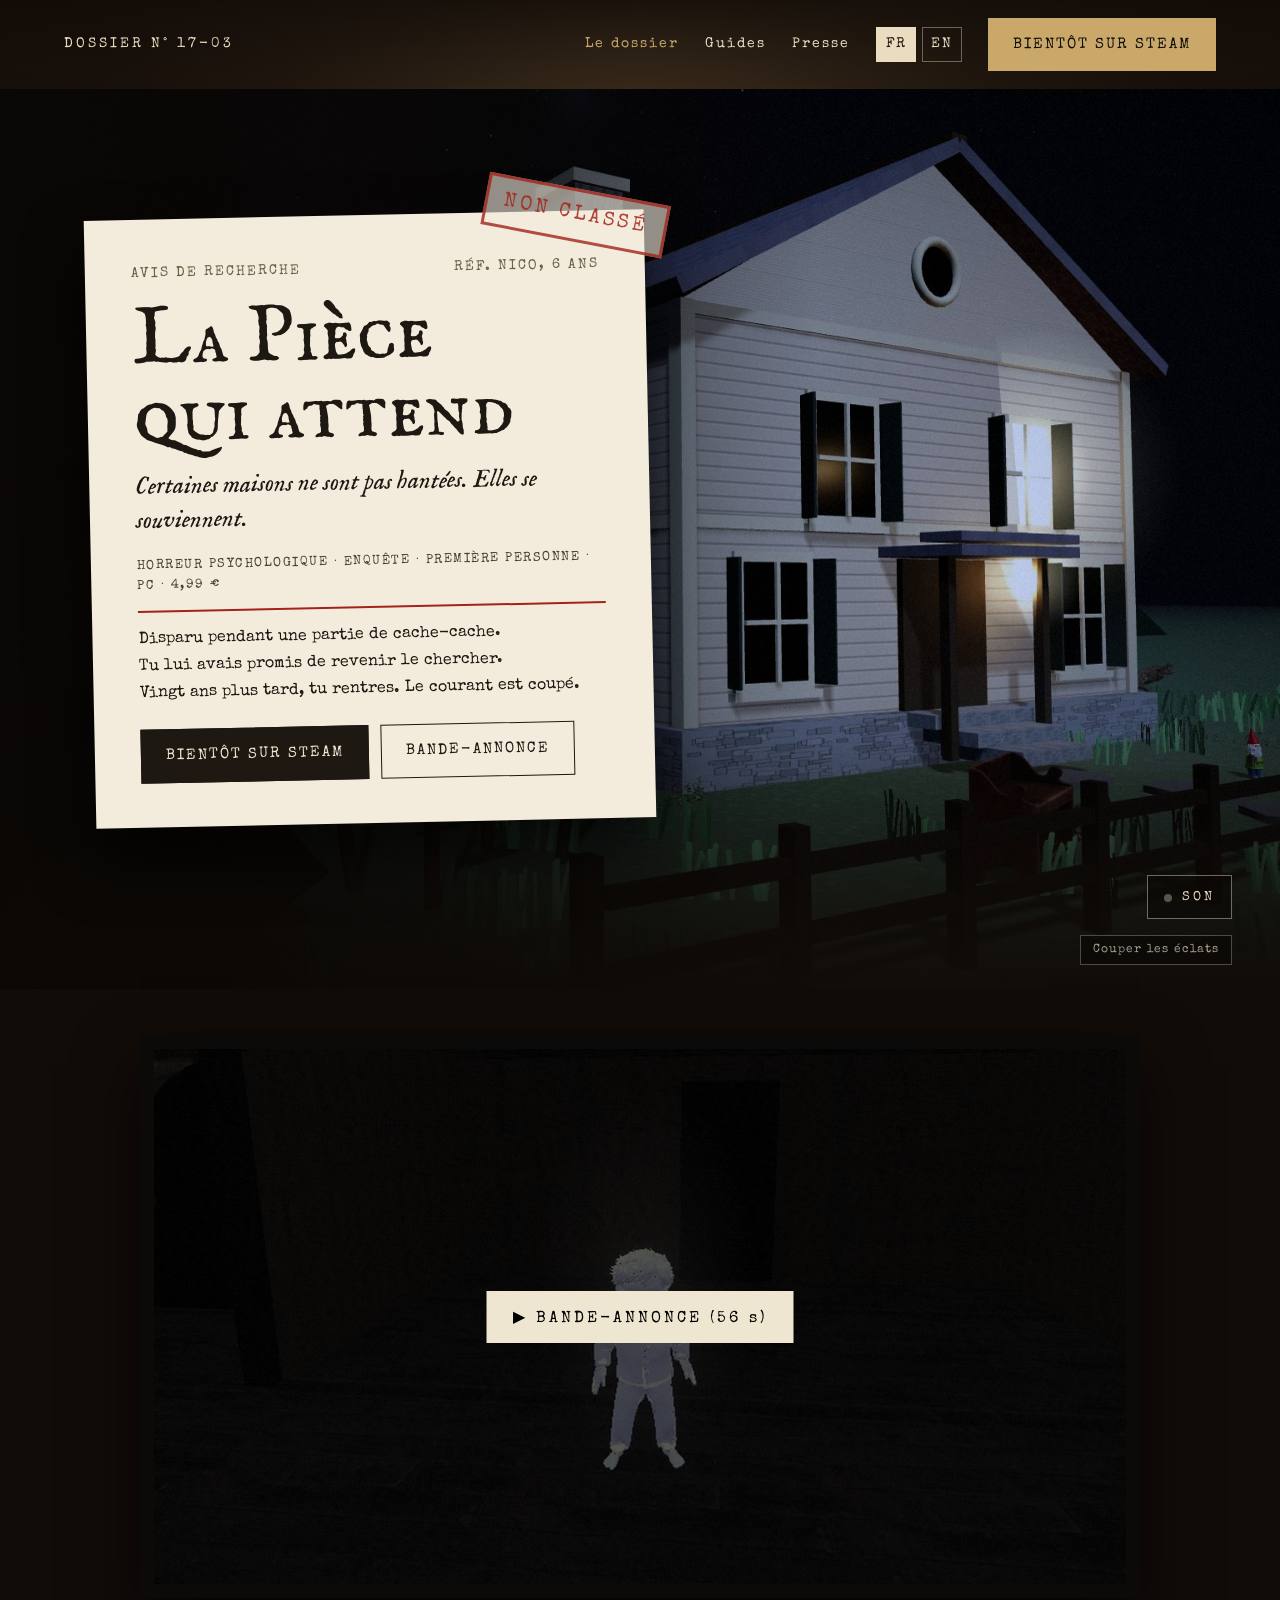
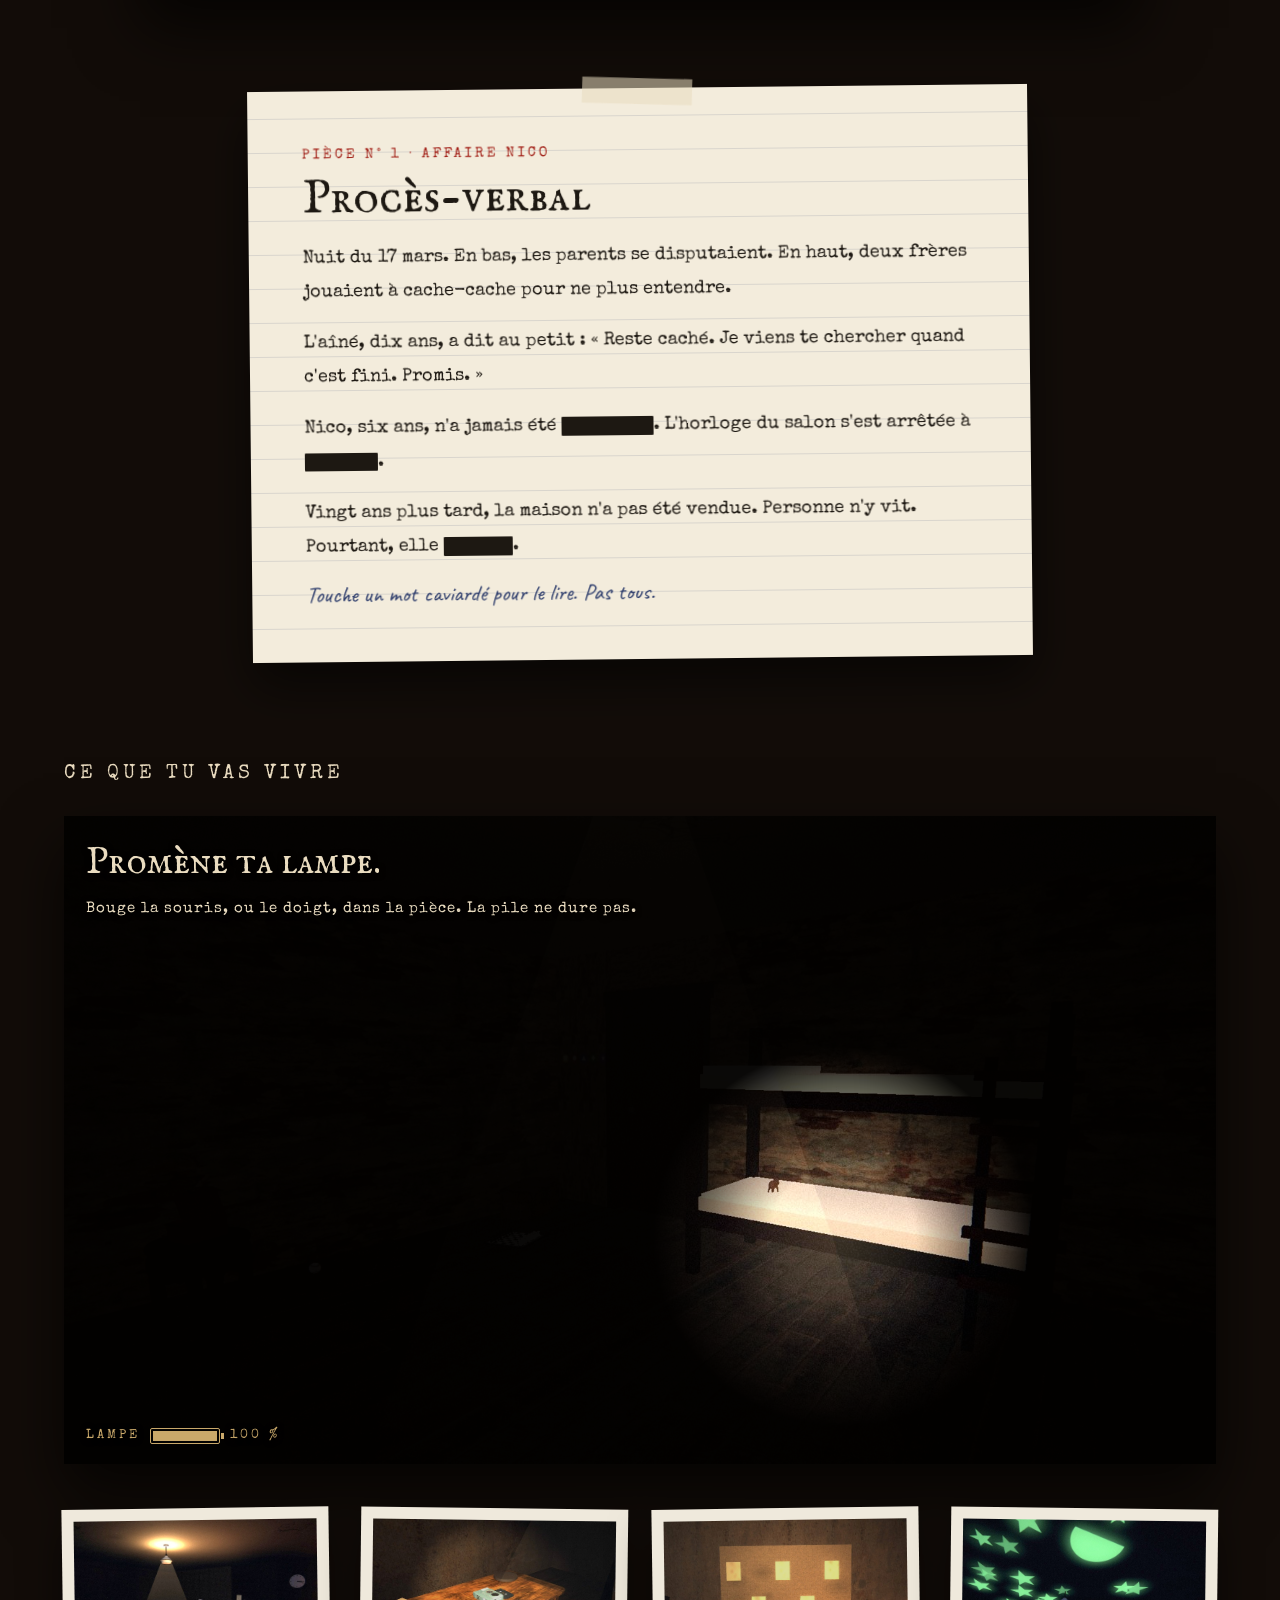
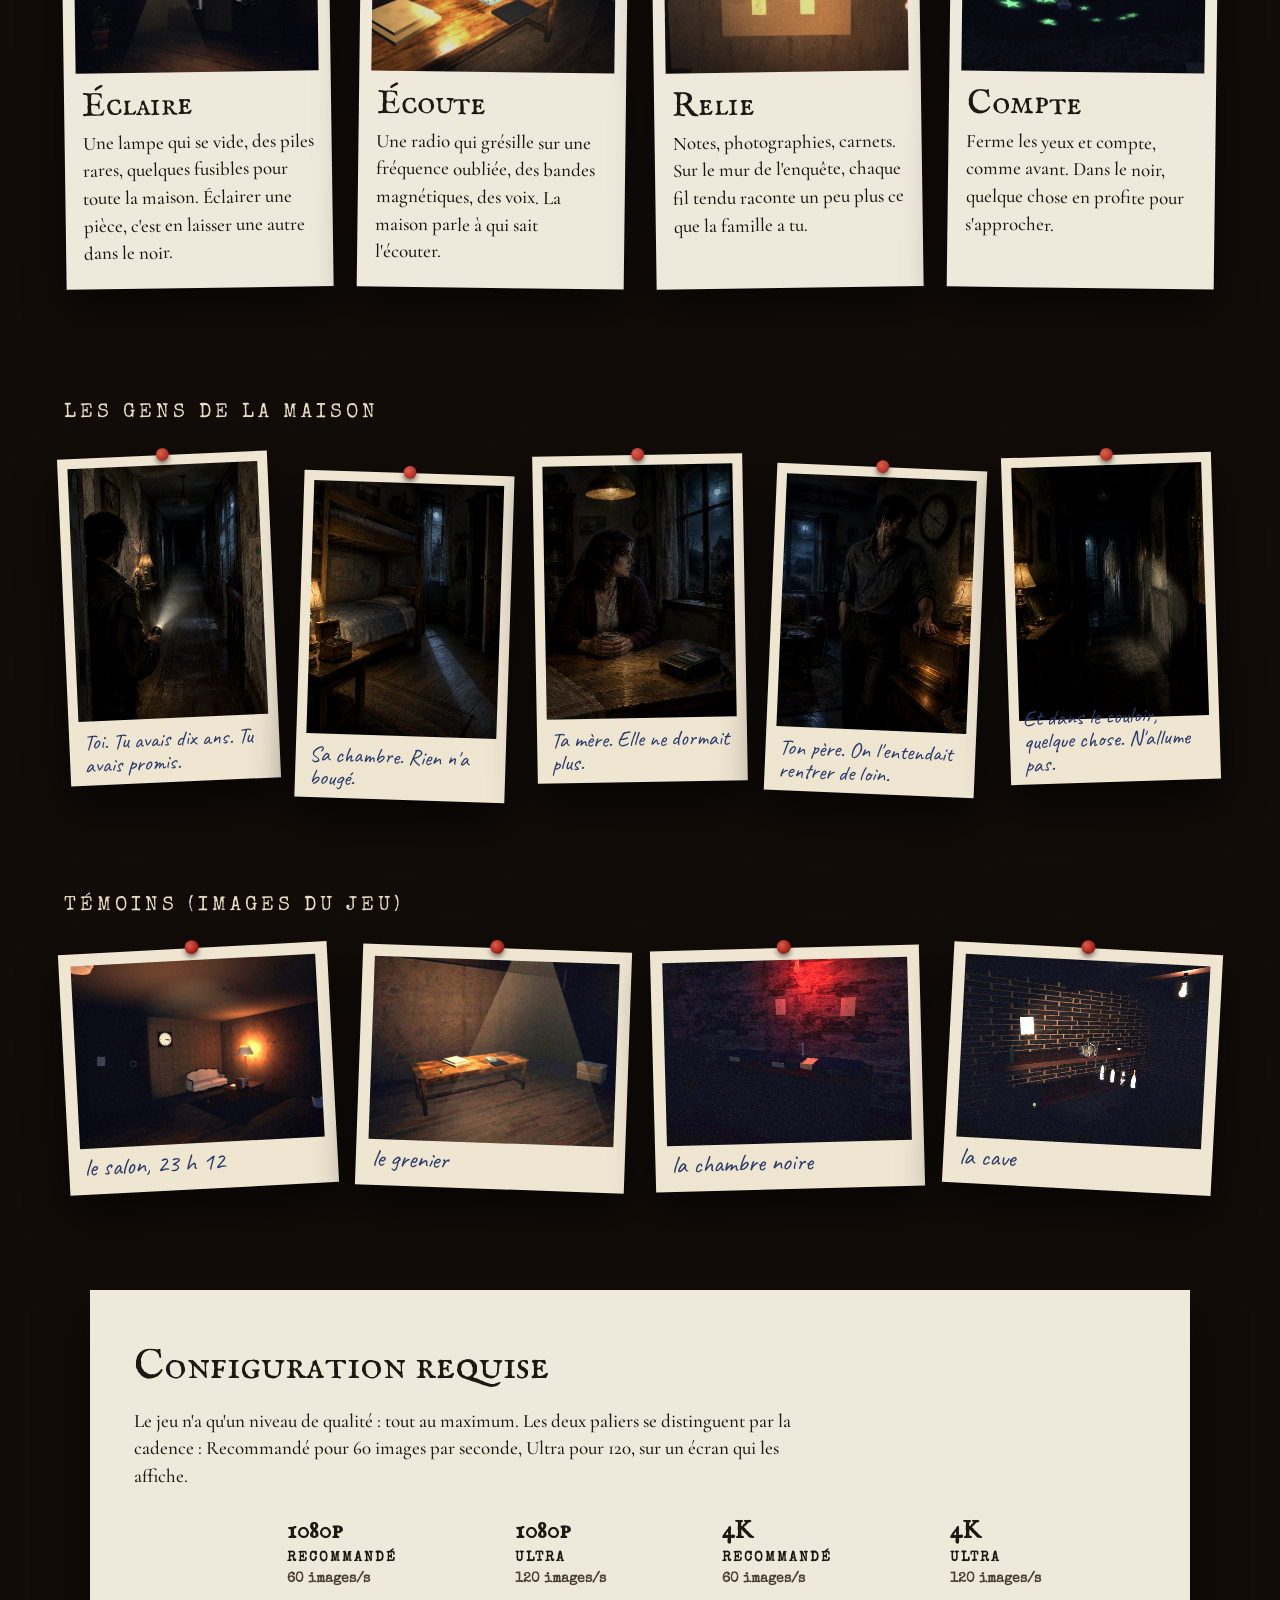
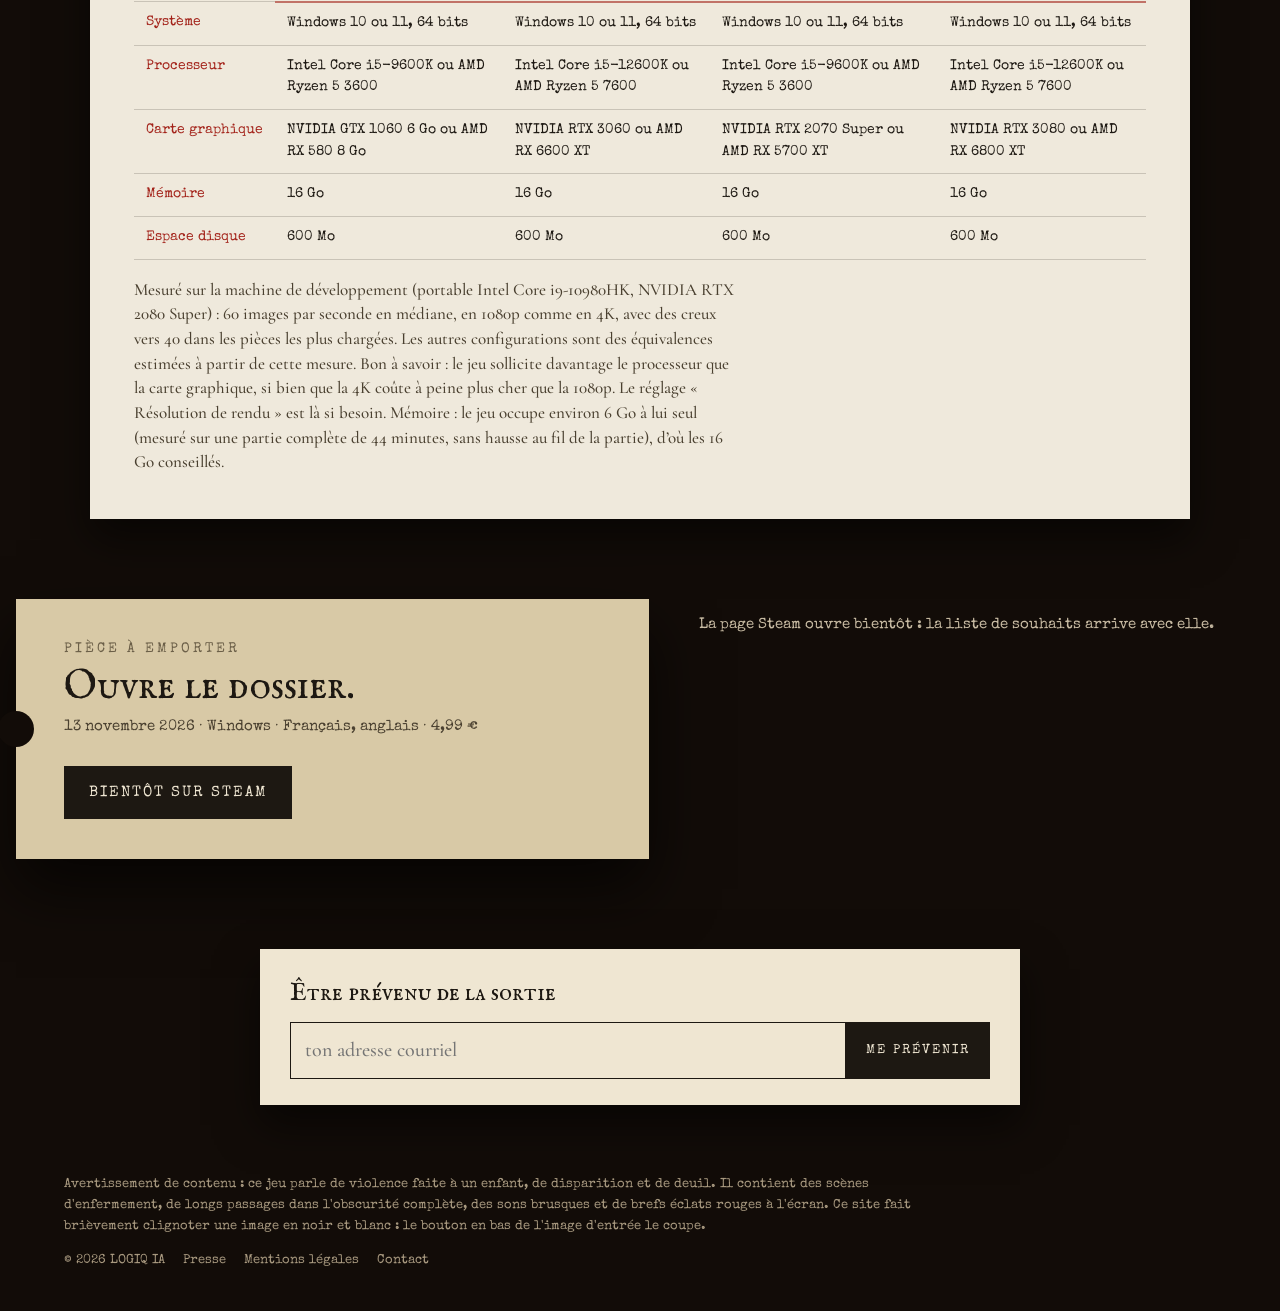
<file: index.html>
<!doctype html>
<html lang="fr">
<head>
<meta charset="utf-8">
<meta name="viewport" content="width=device-width, initial-scale=1">
<title>La Pièce qui attend</title>
<meta name="description" content="Un jeu d&#x27;horreur et d&#x27;enquête à la première personne. Vingt ans après la disparition de ton petit frère, tu reviens dans la maison de ton enfance.">
<link rel="alternate" hreflang="fr" href="">
<link rel="alternate" hreflang="en" href="en/">
<meta property="og:title" content="La Pièce qui attend">
<meta property="og:description" content="Un jeu d&#x27;horreur et d&#x27;enquête à la première personne. Vingt ans après la disparition de ton petit frère, tu reviens dans la maison de ton enfance.">
<meta property="og:image" content="https://exosuppra.github.io/la-piece-qui-attend-site/static/img/partage.jpg">
<meta property="og:url" content="https://exosuppra.github.io/la-piece-qui-attend-site/">
<meta property="og:type" content="website">
<meta name="twitter:card" content="summary_large_image">
<link rel="canonical" href="https://exosuppra.github.io/la-piece-qui-attend-site/">
<link rel="icon" href="static/img/icone.png">
<link rel="stylesheet" href="static/css/site.css">
</head>
<body>
<div class="ampoule" aria-hidden="true"></div>
<header class="nav"><a class="marque" href="">DOSSIER N° 17-03</a><button class="menu-bouton" type="button" aria-expanded="false" aria-controls="menu">MENU</button><ul id="menu"><li><a href="" aria-current="page">Le dossier</a></li><li><a href="guides/">Guides</a></li><li><a href="presse/">Presse</a></li><li class="langues"><a href="" aria-current="true" lang="fr">FR</a> <a href="en/" aria-current="false" lang="en">EN</a></li><li><a class="bouton plein" style="border-color:var(--laiton);background:var(--laiton);color:#120e08" href="#steam">BIENTÔT SUR STEAM</a></li></ul></header>
<main>

<section class="entree" aria-label="La Pièce qui attend">
  <div class="facade" aria-hidden="true">
    <img src="static/img/facade.jpg" alt="">
    <img class="nb" src="static/img/facade_nb.jpg" alt="">
    <img class="fantome" src="static/img/facade_nb_fantome.jpg" alt="">
  </div>
  <div class="avis">
    <div class="entete"><span>AVIS DE RECHERCHE</span><span>RÉF. NICO, 6 ANS</span></div>
    <h1>La Pièce<br>qui attend</h1>
    <p class="accroche">Certaines maisons ne sont pas hantées. Elles se souviennent.</p>
    <p class="genre">Horreur psychologique · Enquête · Première personne · PC · 4,99 €</p>
    <div class="fiche">Disparu pendant une partie de cache-cache.<br>Tu lui avais promis de revenir le chercher.<br>Vingt ans plus tard, tu rentres. Le courant est coupé.</div>
    <div class="actions">
      <a class="bouton plein" href="#steam">BIENTÔT SUR STEAM</a>
      <a class="bouton vide" href="#bande">BANDE-ANNONCE</a>
    </div>
    <div class="tampon" aria-hidden="true">NON CLASSÉ</div>
  </div>
  <button class="eclat-bouton" type="button" data-couper="Couper les éclats" data-remettre="Remettre les éclats">Couper les éclats</button>
  <button class="son-bouton" type="button" aria-pressed="false" data-on="Couper l'ambiance sonore" data-off="Allumer l'ambiance sonore" aria-label="Allumer l'ambiance sonore" data-src="static/audio/roomtone.mp3">SON</button>
</section>
<section class="bande" id="bande" aria-label="BANDE-ANNONCE"><div class="ecran"><img src="static/img/bande_affiche.jpg" alt=""><button class="lecture" type="button" data-video="static/video/bande_annonce_fr.mp4">▶ BANDE-ANNONCE (56 s)</button></div></section>
<section class="affaire" aria-labelledby="affaire-titre">
  <div class="pv">
    <div class="pv-ref">PIÈCE N° 1 · AFFAIRE NICO</div>
    <h2 id="affaire-titre">Procès-verbal</h2>
    <p>Nuit du 17 mars. En bas, les parents se disputaient. En haut, deux frères jouaient à cache-cache pour ne plus entendre.</p><p>L&#x27;aîné, dix ans, a dit au petit : « Reste caché. Je viens te chercher quand c&#x27;est fini. Promis. »</p><p>Nico, six ans, n&#x27;a jamais été <button type="button" class="caviar" aria-label="Mot caviardé">retrouvé</button>. L&#x27;horloge du salon s&#x27;est arrêtée à <span class="caviar fixe" aria-label="Mot caviardé">██ h ██</span>.</p><p>Vingt ans plus tard, la maison n&#x27;a pas été vendue. Personne n&#x27;y vit. Pourtant, elle <button type="button" class="caviar" aria-label="Mot caviardé">attend</button>.</p>
    <p class="pv-aide">Touche un mot caviardé pour le lire. Pas tous.</p>
  </div>
</section>
<section class="vivre" aria-labelledby="vivre-titre">
  <h2 class="section-titre" id="vivre-titre">Ce que tu vas vivre</h2>
  <div class="torche" data-vide="Plus de pile.">
    <img src="static/img/torche.jpg" alt="La chambre d'un enfant, dans le noir">
    <div class="torche-noir" aria-hidden="true"></div>
    <div class="torche-texte"><strong>Promène ta lampe.</strong> <span>Bouge la souris, ou le doigt, dans la pièce. La pile ne dure pas.</span></div>
    <div class="torche-pile" aria-hidden="true"><span class="lib">LAMPE</span><span class="jauge"><i></i></span><span class="pc">100 %</span></div>
    <button type="button" class="torche-recharger" hidden>CHANGER LA PILE</button>
  </div>
  <div class="moments"><article class="moment"><img src="static/img/lumiere.jpg" alt="Une suspension qui s&#x27;allume dans le noir" loading="lazy"><h3>Éclaire</h3><p>Une lampe qui se vide, des piles rares, quelques fusibles pour toute la maison. Éclairer une pièce, c&#x27;est en laisser une autre dans le noir.</p></article><article class="moment"><img src="static/img/ecoute.jpg" alt="Un magnétophone sur une table du grenier" loading="lazy"><h3>Écoute</h3><p>Une radio qui grésille sur une fréquence oubliée, des bandes magnétiques, des voix. La maison parle à qui sait l&#x27;écouter.</p></article><article class="moment"><img src="static/img/relie.jpg" alt="Un mur de liège couvert de fiches" loading="lazy"><h3>Relie</h3><p>Notes, photographies, carnets. Sur le mur de l&#x27;enquête, chaque fil tendu raconte un peu plus ce que la famille a tu.</p></article><article class="moment"><img src="static/img/etoiles.jpg" alt="Des étoiles phosphorescentes au plafond d&#x27;une chambre d&#x27;enfant" loading="lazy"><h3>Compte</h3><p>Ferme les yeux et compte, comme avant. Dans le noir, quelque chose en profite pour s&#x27;approcher.</p></article></div>
</section>
<section class="gens" aria-labelledby="gens-titre">
  <h2 class="section-titre" id="gens-titre">Les gens de la maison</h2>
  <div class="gens-mur"><figure class="gens-photo"><img src="static/img/art_toi.jpg" alt="Un homme, de dos, une lampe torche à la main, à l&#x27;entrée d&#x27;un couloir sombre" loading="lazy"><figcaption>Toi. Tu avais dix ans. Tu avais promis.</figcaption></figure><figure class="gens-photo"><img src="static/img/art_nico.jpg" alt="Une chambre d&#x27;enfant vide, la nuit : des lits superposés, des dessins, une boîte à musique" loading="lazy"><figcaption>Sa chambre. Rien n&#x27;a bougé.</figcaption></figure><figure class="gens-photo"><img src="static/img/art_mere.jpg" alt="Une femme seule à la table de la cuisine, la nuit, sous une lampe" loading="lazy"><figcaption>Ta mère. Elle ne dormait plus.</figcaption></figure><figure class="gens-photo"><img src="static/img/art_pere.jpg" alt="Un homme près d&#x27;une vieille radio, le visage dans l&#x27;ombre" loading="lazy"><figcaption>Ton père. On l&#x27;entendait rentrer de loin.</figcaption></figure><figure class="gens-photo"><img src="static/img/art_presence.jpg" alt="Une silhouette voilée, sans visage, au fond d&#x27;un couloir" loading="lazy"><figcaption>Et dans le couloir, quelque chose. N&#x27;allume pas.</figcaption></figure></div>
</section>
<section class="mur" aria-labelledby="temoins"><h2 id="temoins">Témoins (images du jeu)</h2><div class="polaroids"><figure class="polaroid"><img src="static/img/salon.jpg" alt="Le salon, à la lampe torche" loading="lazy"><figcaption>le salon, 23 h 12</figcaption></figure><figure class="polaroid"><img src="static/img/grenier.jpg" alt="Le grenier, sous une ampoule nue" loading="lazy"><figcaption>le grenier</figcaption></figure><figure class="polaroid"><img src="static/img/chambre_noire.jpg" alt="Une chambre noire éclairée en rouge" loading="lazy"><figcaption>la chambre noire</figcaption></figure><figure class="polaroid"><img src="static/img/cave.jpg" alt="L&#x27;établi de la cave" loading="lazy"><figcaption>la cave</figcaption></figure></div></section>
<section class="config" id="configuration" aria-labelledby="config-titre"><div class="config-fiche"><h2 id="config-titre">Configuration requise</h2><p class="config-intro">Le jeu n&#x27;a qu&#x27;un niveau de qualité : tout au maximum. Les deux paliers se distinguent par la cadence : Recommandé pour 60 images par seconde, Ultra pour 120, sur un écran qui les affiche.</p><div class="config-defile"><table><thead><tr><td></td><th scope="col"><span class="def">1080p</span><span class="palier">Recommandé</span><span class="cadence">60 images/s</span></th><th scope="col"><span class="def">1080p</span><span class="palier">Ultra</span><span class="cadence">120 images/s</span></th><th scope="col"><span class="def">4K</span><span class="palier">Recommandé</span><span class="cadence">60 images/s</span></th><th scope="col"><span class="def">4K</span><span class="palier">Ultra</span><span class="cadence">120 images/s</span></th></tr></thead><tbody><tr><th scope="row">Système</th><td>Windows 10 ou 11, 64 bits</td><td>Windows 10 ou 11, 64 bits</td><td>Windows 10 ou 11, 64 bits</td><td>Windows 10 ou 11, 64 bits</td></tr><tr><th scope="row">Processeur</th><td>Intel Core i5-9600K ou AMD Ryzen 5 3600</td><td>Intel Core i5-12600K ou AMD Ryzen 5 7600</td><td>Intel Core i5-9600K ou AMD Ryzen 5 3600</td><td>Intel Core i5-12600K ou AMD Ryzen 5 7600</td></tr><tr><th scope="row">Carte graphique</th><td>NVIDIA GTX 1060 6 Go ou AMD RX 580 8 Go</td><td>NVIDIA RTX 3060 ou AMD RX 6600 XT</td><td>NVIDIA RTX 2070 Super ou AMD RX 5700 XT</td><td>NVIDIA RTX 3080 ou AMD RX 6800 XT</td></tr><tr><th scope="row">Mémoire</th><td>16 Go</td><td>16 Go</td><td>16 Go</td><td>16 Go</td></tr><tr><th scope="row">Espace disque</th><td>600 Mo</td><td>600 Mo</td><td>600 Mo</td><td>600 Mo</td></tr></tbody></table></div><p class="config-note">Mesuré sur la machine de développement (portable Intel Core i9-10980HK, NVIDIA RTX 2080 Super) : 60 images par seconde en médiane, en 1080p comme en 4K, avec des creux vers 40 dans les pièces les plus chargées. Les autres configurations sont des équivalences estimées à partir de cette mesure. Bon à savoir : le jeu sollicite davantage le processeur que la carte graphique, si bien que la 4K coûte à peine plus cher que la 1080p. Le réglage « Résolution de rendu » est là si besoin. Mémoire : le jeu occupe environ 6 Go à lui seul (mesuré sur une partie complète de 44 minutes, sans hausse au fil de la partie), d’où les 16 Go conseillés.</p></div></section>
<section class="etiquette-zone" id="steam"><div class="etiquette"><div class="quoi"><div class="petit">PIÈCE À EMPORTER</div><div class="grand">Ouvre le dossier.</div><div class="infos">13 novembre 2026 · Windows · Français, anglais · 4,99 €</div></div><span class="bouton plein bientot">BIENTÔT SUR STEAM</span></div><p class="steam-note">La page Steam ouvre bientôt : la liste de souhaits arrive avec elle.</p></section>
<form class="lettre" action="#" method="post"><label for="courriel">Être prévenu de la sortie</label><div class="champ"><input id="courriel" name="courriel" type="email" autocomplete="email" placeholder="ton adresse courriel" required><button type="submit">ME PRÉVENIR</button></div><p class="lettre-note" role="status" hidden>Les inscriptions ouvriront avec la page Steam. Rien n'a été envoyé.</p></form>

</main>
<footer class="pied"><p>Avertissement de contenu : ce jeu parle de violence faite à un enfant, de disparition et de deuil. Il contient des scènes d&#x27;enfermement, de longs passages dans l&#x27;obscurité complète, des sons brusques et de brefs éclats rouges à l&#x27;écran. Ce site fait brièvement clignoter une image en noir et blanc : le bouton en bas de l&#x27;image d&#x27;entrée le coupe.</p><nav><span>© 2026 LOGIQ IA</span><a href="presse/">Presse</a><a href="#">Mentions légales</a><a href="#">Contact</a></nav></footer>
<script src="static/js/site.js"></script>
</body>
</html>
</file>
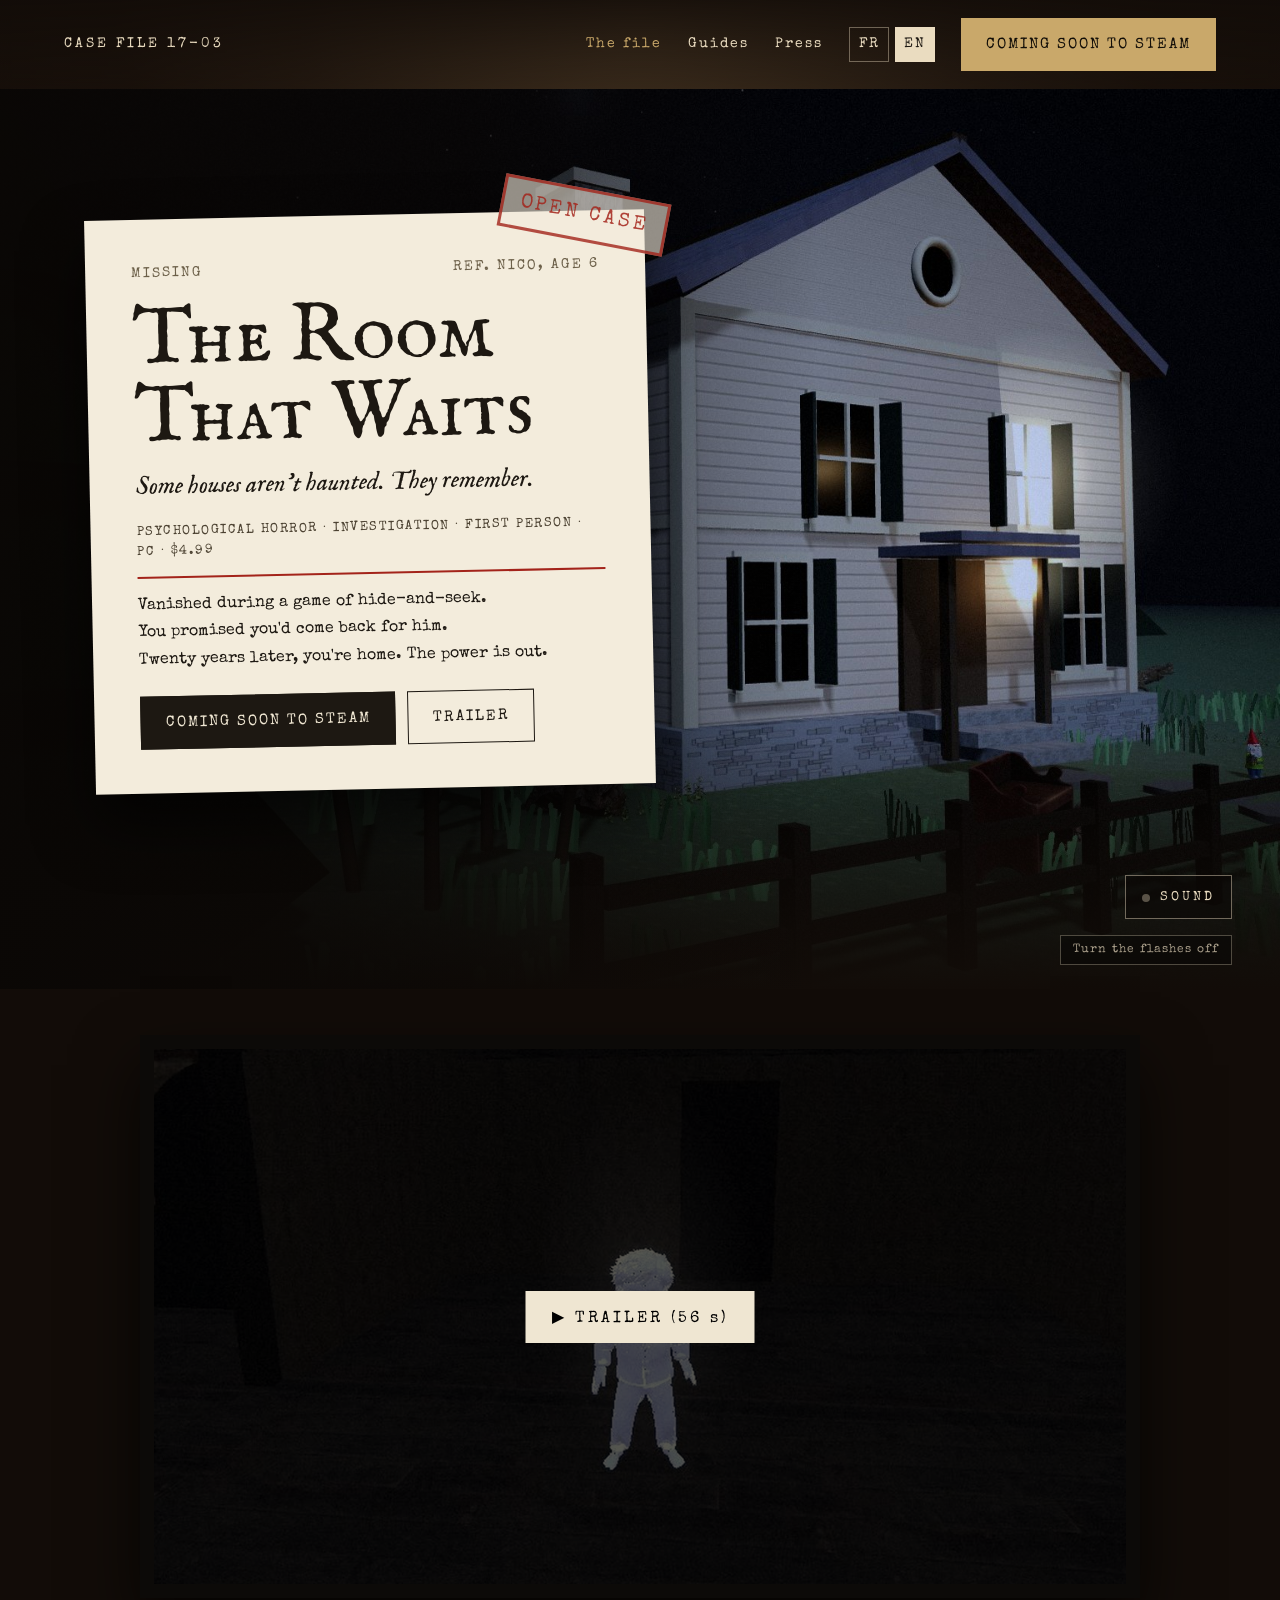
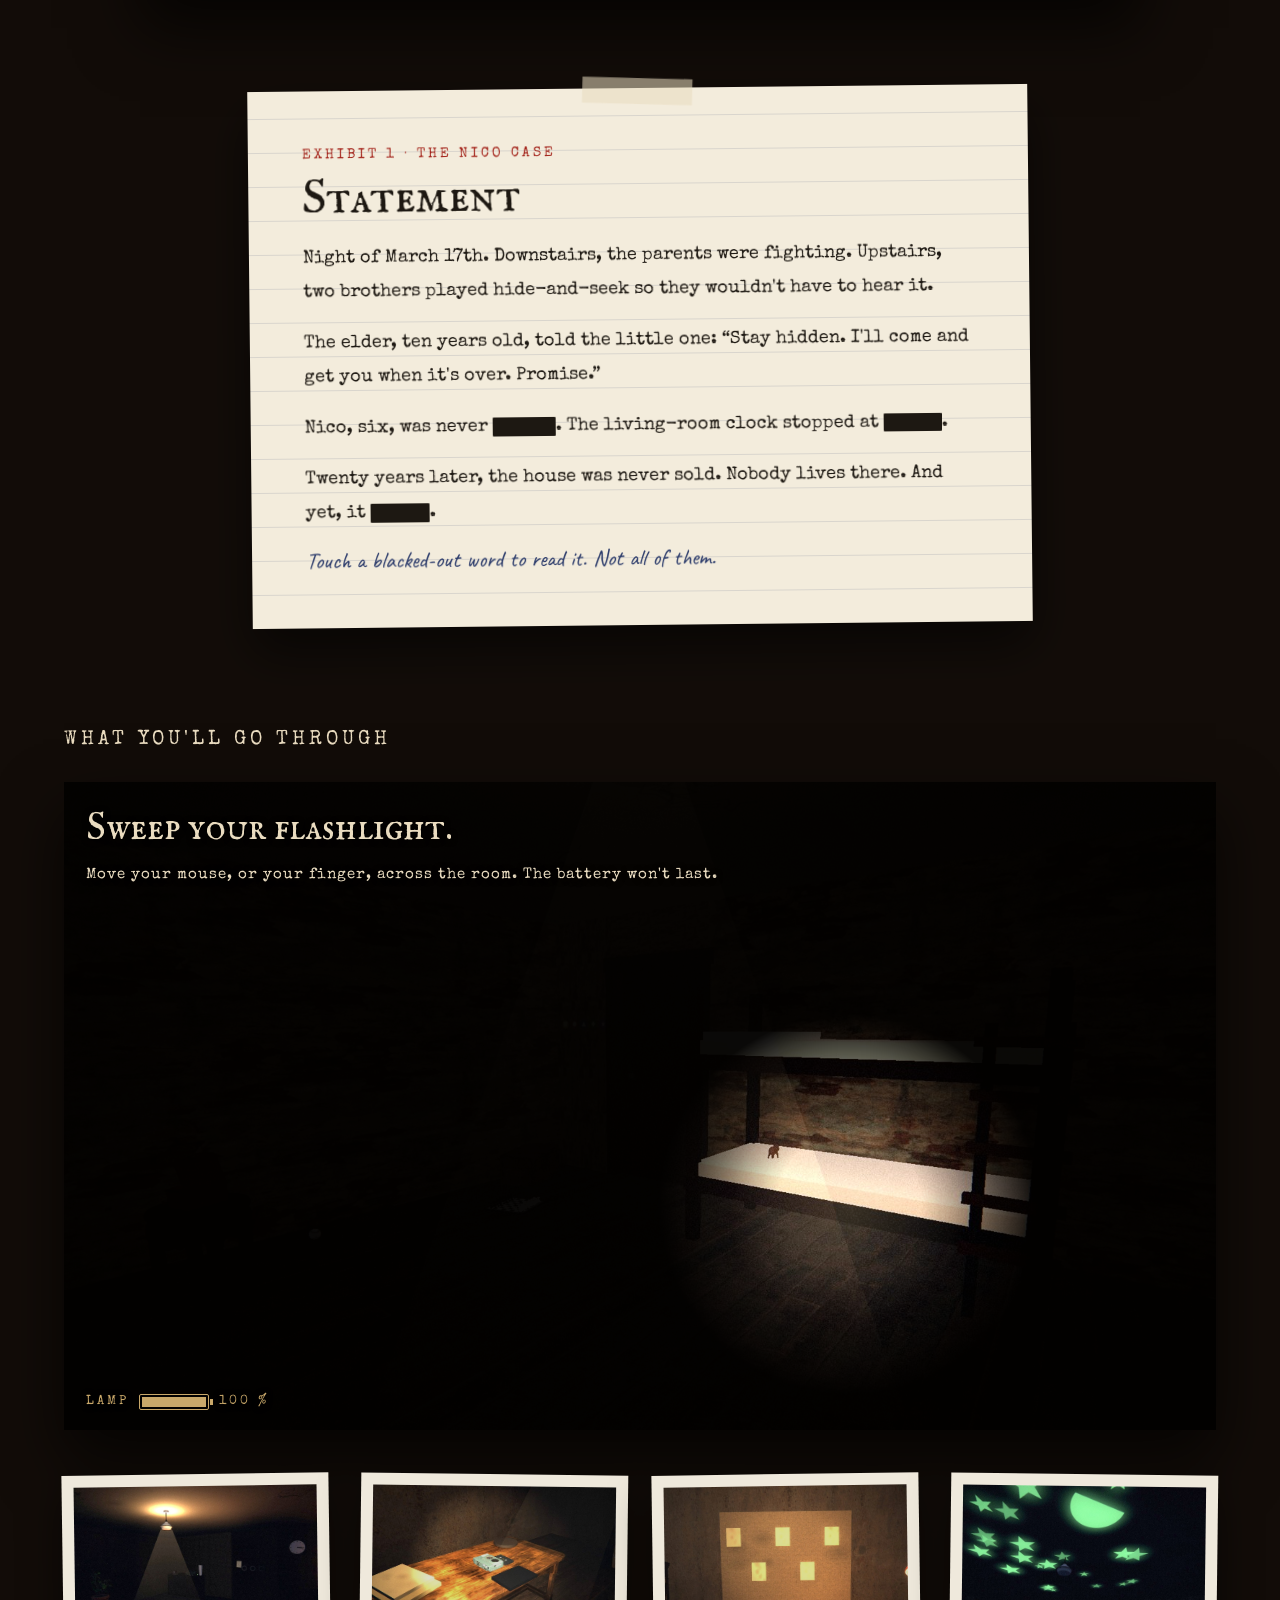
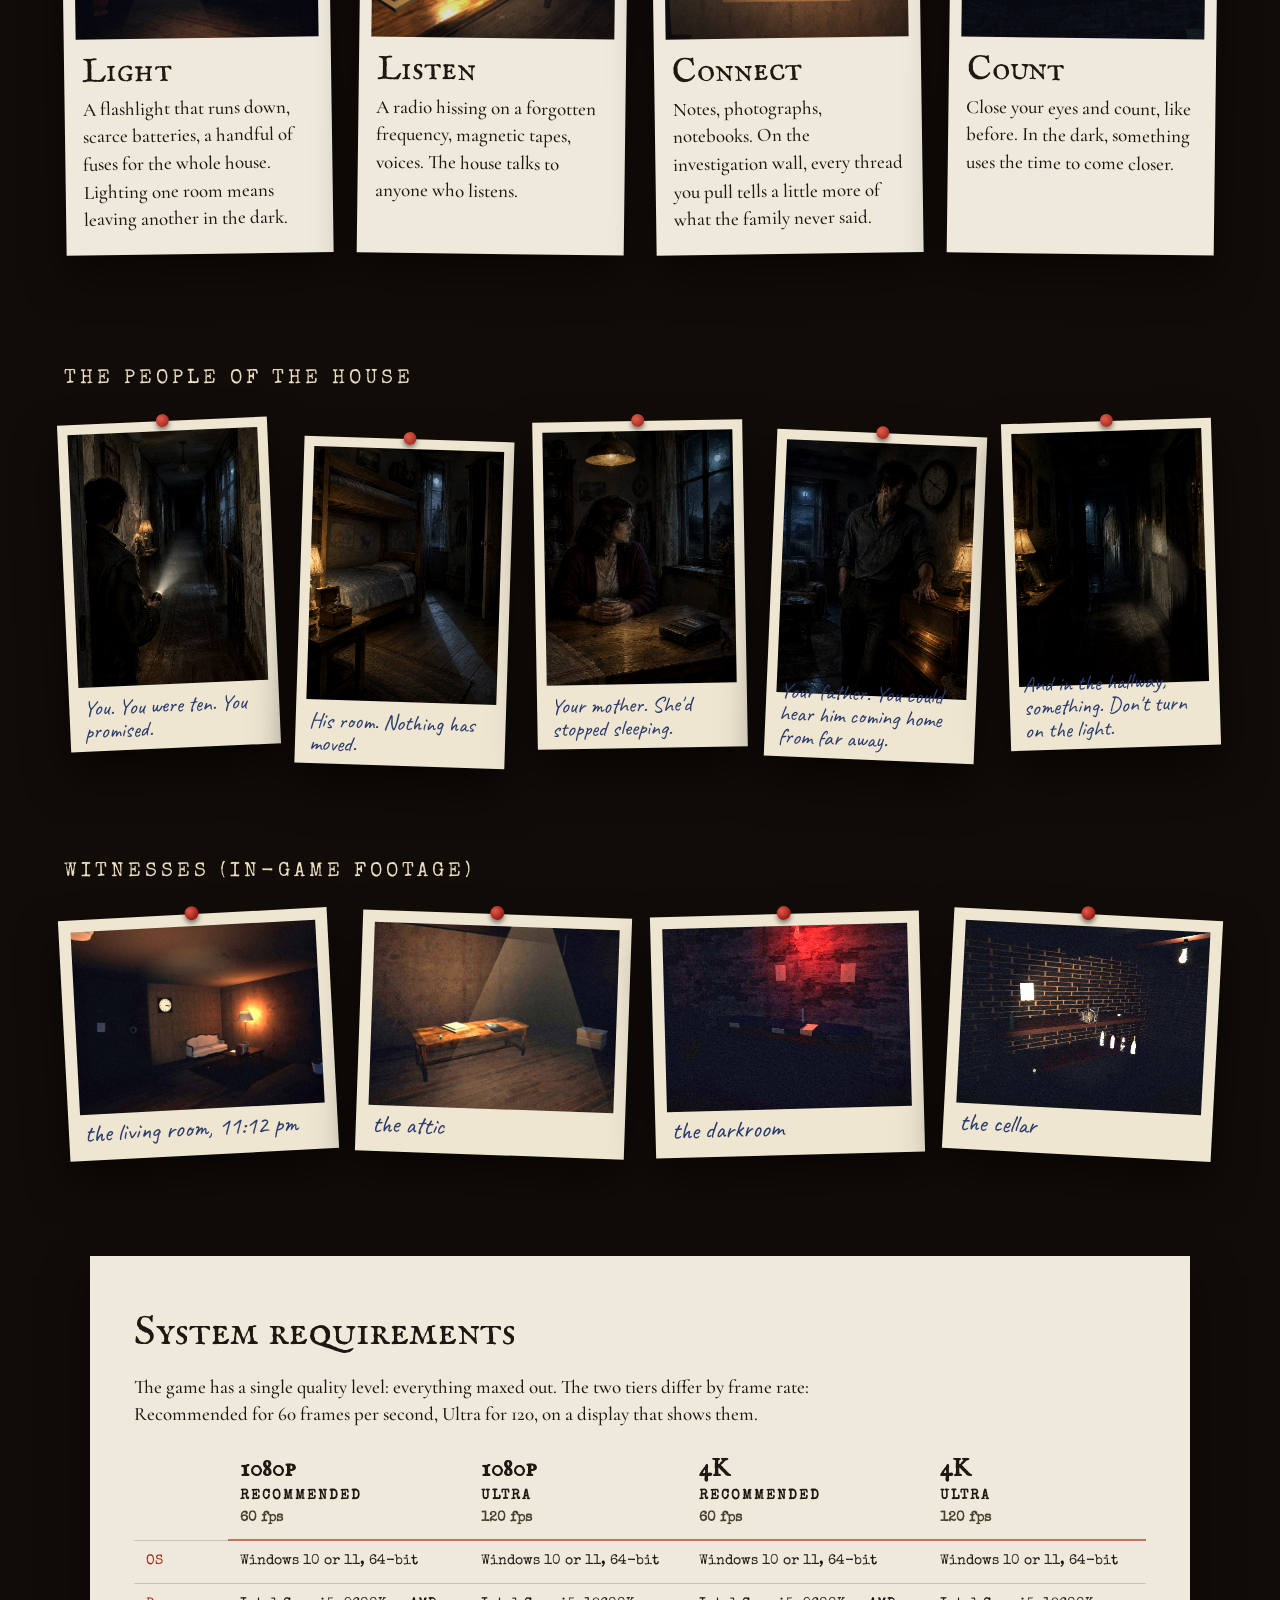
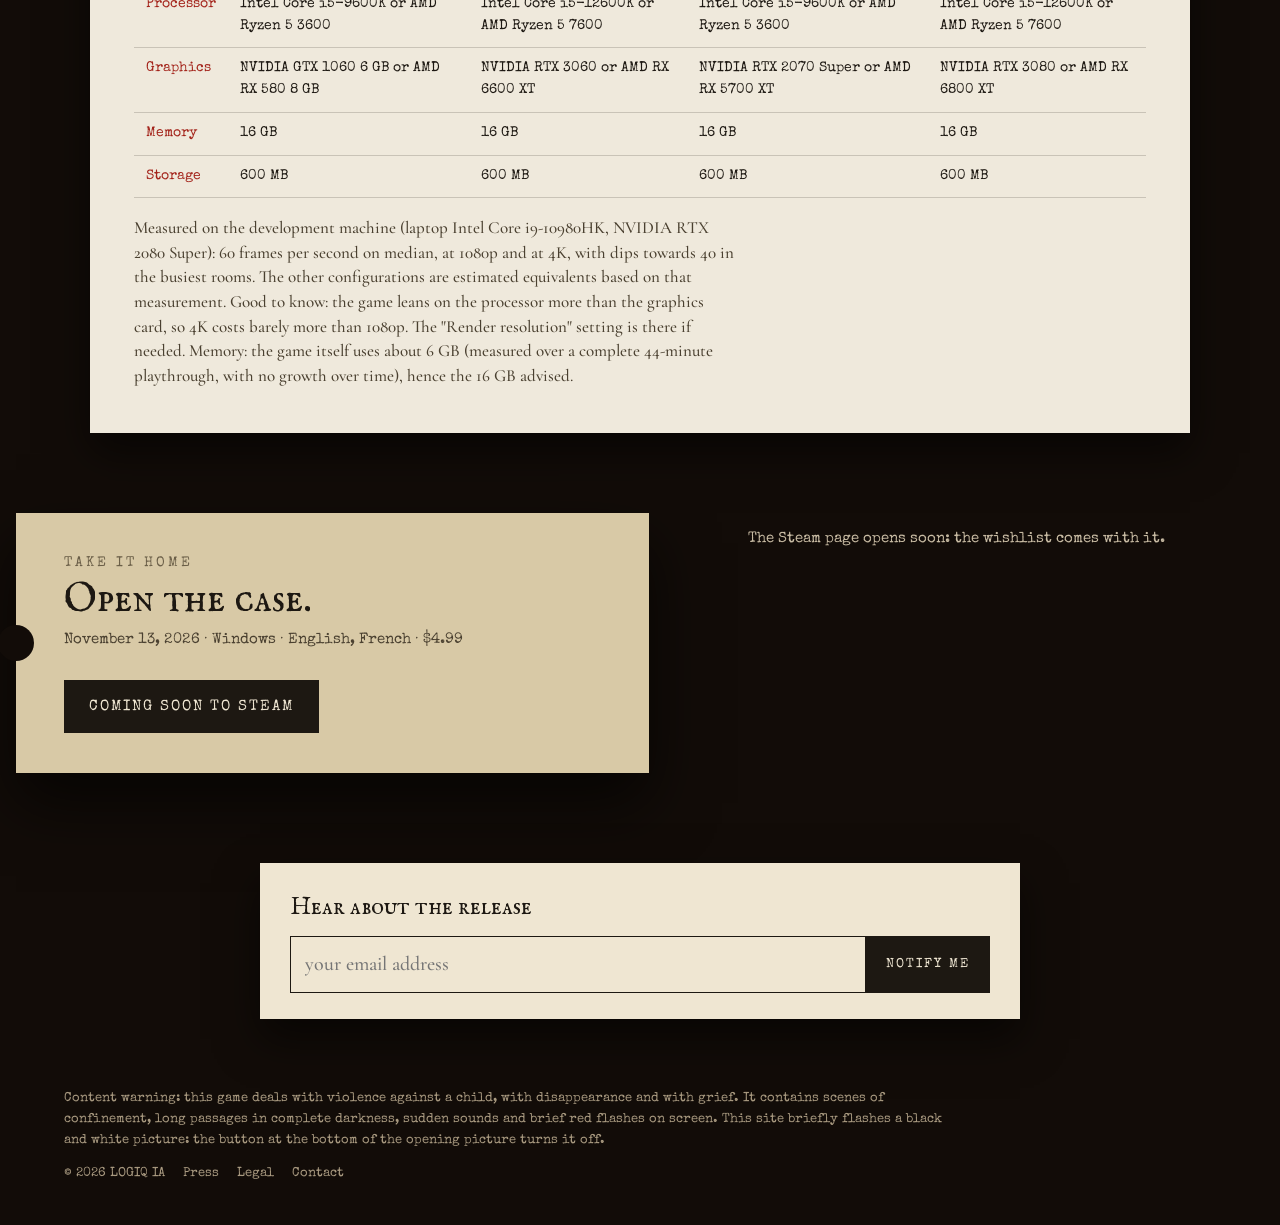
<file: en/index.html>
<!doctype html>
<html lang="en">
<head>
<meta charset="utf-8">
<meta name="viewport" content="width=device-width, initial-scale=1">
<title>The Room That Waits</title>
<meta name="description" content="A first-person horror and investigation game. Twenty years after your little brother vanished, you return to your childhood home.">
<link rel="alternate" hreflang="fr" href="../">
<link rel="alternate" hreflang="en" href="../en/">
<meta property="og:title" content="The Room That Waits">
<meta property="og:description" content="A first-person horror and investigation game. Twenty years after your little brother vanished, you return to your childhood home.">
<meta property="og:image" content="https://exosuppra.github.io/la-piece-qui-attend-site/static/img/partage.jpg">
<meta property="og:url" content="https://exosuppra.github.io/la-piece-qui-attend-site/en/">
<meta property="og:type" content="website">
<meta name="twitter:card" content="summary_large_image">
<link rel="canonical" href="https://exosuppra.github.io/la-piece-qui-attend-site/en/">
<link rel="icon" href="../static/img/icone.png">
<link rel="stylesheet" href="../static/css/site.css">
</head>
<body>
<div class="ampoule" aria-hidden="true"></div>
<header class="nav"><a class="marque" href="../en/">CASE FILE 17-03</a><button class="menu-bouton" type="button" aria-expanded="false" aria-controls="menu">MENU</button><ul id="menu"><li><a href="../en/" aria-current="page">The file</a></li><li><a href="../en/guides/">Guides</a></li><li><a href="../en/presse/">Press</a></li><li class="langues"><a href="../" aria-current="false" lang="fr">FR</a> <a href="../en/" aria-current="true" lang="en">EN</a></li><li><a class="bouton plein" style="border-color:var(--laiton);background:var(--laiton);color:#120e08" href="../en/#steam">COMING SOON TO STEAM</a></li></ul></header>
<main>

<section class="entree" aria-label="The Room That Waits">
  <div class="facade" aria-hidden="true">
    <img src="../static/img/facade.jpg" alt="">
    <img class="nb" src="../static/img/facade_nb.jpg" alt="">
    <img class="fantome" src="../static/img/facade_nb_fantome.jpg" alt="">
  </div>
  <div class="avis">
    <div class="entete"><span>MISSING</span><span>REF. NICO, AGE 6</span></div>
    <h1>The Room<br>That Waits</h1>
    <p class="accroche">Some houses aren't haunted. They remember.</p>
    <p class="genre">Psychological horror · Investigation · First person · PC · $4.99</p>
    <div class="fiche">Vanished during a game of hide-and-seek.<br>You promised you'd come back for him.<br>Twenty years later, you're home. The power is out.</div>
    <div class="actions">
      <a class="bouton plein" href="#steam">COMING SOON TO STEAM</a>
      <a class="bouton vide" href="#bande">TRAILER</a>
    </div>
    <div class="tampon" aria-hidden="true">OPEN CASE</div>
  </div>
  <button class="eclat-bouton" type="button" data-couper="Turn the flashes off" data-remettre="Turn the flashes back on">Turn the flashes off</button>
  <button class="son-bouton" type="button" aria-pressed="false" data-on="Turn the ambient sound off" data-off="Turn the ambient sound on" aria-label="Turn the ambient sound on" data-src="../static/audio/roomtone.mp3">SOUND</button>
</section>
<section class="bande" id="bande" aria-label="TRAILER"><div class="ecran"><img src="../static/img/bande_affiche.jpg" alt=""><button class="lecture" type="button" data-video="../static/video/bande_annonce_en.mp4">▶ TRAILER (56 s)</button></div></section>
<section class="affaire" aria-labelledby="affaire-titre">
  <div class="pv">
    <div class="pv-ref">EXHIBIT 1 · THE NICO CASE</div>
    <h2 id="affaire-titre">Statement</h2>
    <p>Night of March 17th. Downstairs, the parents were fighting. Upstairs, two brothers played hide-and-seek so they wouldn&#x27;t have to hear it.</p><p>The elder, ten years old, told the little one: “Stay hidden. I&#x27;ll come and get you when it&#x27;s over. Promise.”</p><p>Nico, six, was never <button type="button" class="caviar" aria-label="Blacked-out word">found</button>. The living-room clock stopped at <span class="caviar fixe" aria-label="Blacked-out word">██:██</span>.</p><p>Twenty years later, the house was never sold. Nobody lives there. And yet, it <button type="button" class="caviar" aria-label="Blacked-out word">waits</button>.</p>
    <p class="pv-aide">Touch a blacked-out word to read it. Not all of them.</p>
  </div>
</section>
<section class="vivre" aria-labelledby="vivre-titre">
  <h2 class="section-titre" id="vivre-titre">What you'll go through</h2>
  <div class="torche" data-vide="Battery dead.">
    <img src="../static/img/torche.jpg" alt="A child's bedroom, in the dark">
    <div class="torche-noir" aria-hidden="true"></div>
    <div class="torche-texte"><strong>Sweep your flashlight.</strong> <span>Move your mouse, or your finger, across the room. The battery won't last.</span></div>
    <div class="torche-pile" aria-hidden="true"><span class="lib">LAMP</span><span class="jauge"><i></i></span><span class="pc">100 %</span></div>
    <button type="button" class="torche-recharger" hidden>SWAP THE BATTERY</button>
  </div>
  <div class="moments"><article class="moment"><img src="../static/img/lumiere.jpg" alt="A ceiling lamp flickering on in the dark" loading="lazy"><h3>Light</h3><p>A flashlight that runs down, scarce batteries, a handful of fuses for the whole house. Lighting one room means leaving another in the dark.</p></article><article class="moment"><img src="../static/img/ecoute.jpg" alt="A tape recorder on an attic table" loading="lazy"><h3>Listen</h3><p>A radio hissing on a forgotten frequency, magnetic tapes, voices. The house talks to anyone who listens.</p></article><article class="moment"><img src="../static/img/relie.jpg" alt="A cork board covered in index cards" loading="lazy"><h3>Connect</h3><p>Notes, photographs, notebooks. On the investigation wall, every thread you pull tells a little more of what the family never said.</p></article><article class="moment"><img src="../static/img/etoiles.jpg" alt="Glow-in-the-dark stars on a child&#x27;s bedroom ceiling" loading="lazy"><h3>Count</h3><p>Close your eyes and count, like before. In the dark, something uses the time to come closer.</p></article></div>
</section>
<section class="gens" aria-labelledby="gens-titre">
  <h2 class="section-titre" id="gens-titre">The people of the house</h2>
  <div class="gens-mur"><figure class="gens-photo"><img src="../static/img/art_toi.jpg" alt="A man seen from behind, flashlight in hand, at the mouth of a dark hallway" loading="lazy"><figcaption>You. You were ten. You promised.</figcaption></figure><figure class="gens-photo"><img src="../static/img/art_nico.jpg" alt="An empty child&#x27;s bedroom at night: bunk beds, drawings, a music box" loading="lazy"><figcaption>His room. Nothing has moved.</figcaption></figure><figure class="gens-photo"><img src="../static/img/art_mere.jpg" alt="A woman alone at the kitchen table at night, under a lamp" loading="lazy"><figcaption>Your mother. She&#x27;d stopped sleeping.</figcaption></figure><figure class="gens-photo"><img src="../static/img/art_pere.jpg" alt="A man beside an old radio, his face in shadow" loading="lazy"><figcaption>Your father. You could hear him coming home from far away.</figcaption></figure><figure class="gens-photo"><img src="../static/img/art_presence.jpg" alt="A veiled, faceless figure at the end of a hallway" loading="lazy"><figcaption>And in the hallway, something. Don&#x27;t turn on the light.</figcaption></figure></div>
</section>
<section class="mur" aria-labelledby="temoins"><h2 id="temoins">Witnesses (in-game footage)</h2><div class="polaroids"><figure class="polaroid"><img src="../static/img/salon.jpg" alt="The living room, by flashlight" loading="lazy"><figcaption>the living room, 11:12 pm</figcaption></figure><figure class="polaroid"><img src="../static/img/grenier.jpg" alt="The attic, under a bare bulb" loading="lazy"><figcaption>the attic</figcaption></figure><figure class="polaroid"><img src="../static/img/chambre_noire.jpg" alt="A darkroom lit in red" loading="lazy"><figcaption>the darkroom</figcaption></figure><figure class="polaroid"><img src="../static/img/cave.jpg" alt="The workbench in the cellar" loading="lazy"><figcaption>the cellar</figcaption></figure></div></section>
<section class="config" id="configuration" aria-labelledby="config-titre"><div class="config-fiche"><h2 id="config-titre">System requirements</h2><p class="config-intro">The game has a single quality level: everything maxed out. The two tiers differ by frame rate: Recommended for 60 frames per second, Ultra for 120, on a display that shows them.</p><div class="config-defile"><table><thead><tr><td></td><th scope="col"><span class="def">1080p</span><span class="palier">Recommended</span><span class="cadence">60 fps</span></th><th scope="col"><span class="def">1080p</span><span class="palier">Ultra</span><span class="cadence">120 fps</span></th><th scope="col"><span class="def">4K</span><span class="palier">Recommended</span><span class="cadence">60 fps</span></th><th scope="col"><span class="def">4K</span><span class="palier">Ultra</span><span class="cadence">120 fps</span></th></tr></thead><tbody><tr><th scope="row">OS</th><td>Windows 10 or 11, 64-bit</td><td>Windows 10 or 11, 64-bit</td><td>Windows 10 or 11, 64-bit</td><td>Windows 10 or 11, 64-bit</td></tr><tr><th scope="row">Processor</th><td>Intel Core i5-9600K or AMD Ryzen 5 3600</td><td>Intel Core i5-12600K or AMD Ryzen 5 7600</td><td>Intel Core i5-9600K or AMD Ryzen 5 3600</td><td>Intel Core i5-12600K or AMD Ryzen 5 7600</td></tr><tr><th scope="row">Graphics</th><td>NVIDIA GTX 1060 6 GB or AMD RX 580 8 GB</td><td>NVIDIA RTX 3060 or AMD RX 6600 XT</td><td>NVIDIA RTX 2070 Super or AMD RX 5700 XT</td><td>NVIDIA RTX 3080 or AMD RX 6800 XT</td></tr><tr><th scope="row">Memory</th><td>16 GB</td><td>16 GB</td><td>16 GB</td><td>16 GB</td></tr><tr><th scope="row">Storage</th><td>600 MB</td><td>600 MB</td><td>600 MB</td><td>600 MB</td></tr></tbody></table></div><p class="config-note">Measured on the development machine (laptop Intel Core i9-10980HK, NVIDIA RTX 2080 Super): 60 frames per second on median, at 1080p and at 4K, with dips towards 40 in the busiest rooms. The other configurations are estimated equivalents based on that measurement. Good to know: the game leans on the processor more than the graphics card, so 4K costs barely more than 1080p. The &quot;Render resolution&quot; setting is there if needed. Memory: the game itself uses about 6 GB (measured over a complete 44-minute playthrough, with no growth over time), hence the 16 GB advised.</p></div></section>
<section class="etiquette-zone" id="steam"><div class="etiquette"><div class="quoi"><div class="petit">TAKE IT HOME</div><div class="grand">Open the case.</div><div class="infos">November 13, 2026 · Windows · English, French · $4.99</div></div><span class="bouton plein bientot">COMING SOON TO STEAM</span></div><p class="steam-note">The Steam page opens soon: the wishlist comes with it.</p></section>
<form class="lettre" action="#" method="post"><label for="courriel">Hear about the release</label><div class="champ"><input id="courriel" name="courriel" type="email" autocomplete="email" placeholder="your email address" required><button type="submit">NOTIFY ME</button></div><p class="lettre-note" role="status" hidden>Sign-ups open with the Steam page. Nothing was sent.</p></form>

</main>
<footer class="pied"><p>Content warning: this game deals with violence against a child, with disappearance and with grief. It contains scenes of confinement, long passages in complete darkness, sudden sounds and brief red flashes on screen. This site briefly flashes a black and white picture: the button at the bottom of the opening picture turns it off.</p><nav><span>© 2026 LOGIQ IA</span><a href="../en/presse/">Press</a><a href="#">Legal</a><a href="#">Contact</a></nav></footer>
<script src="../static/js/site.js"></script>
</body>
</html>
</file>
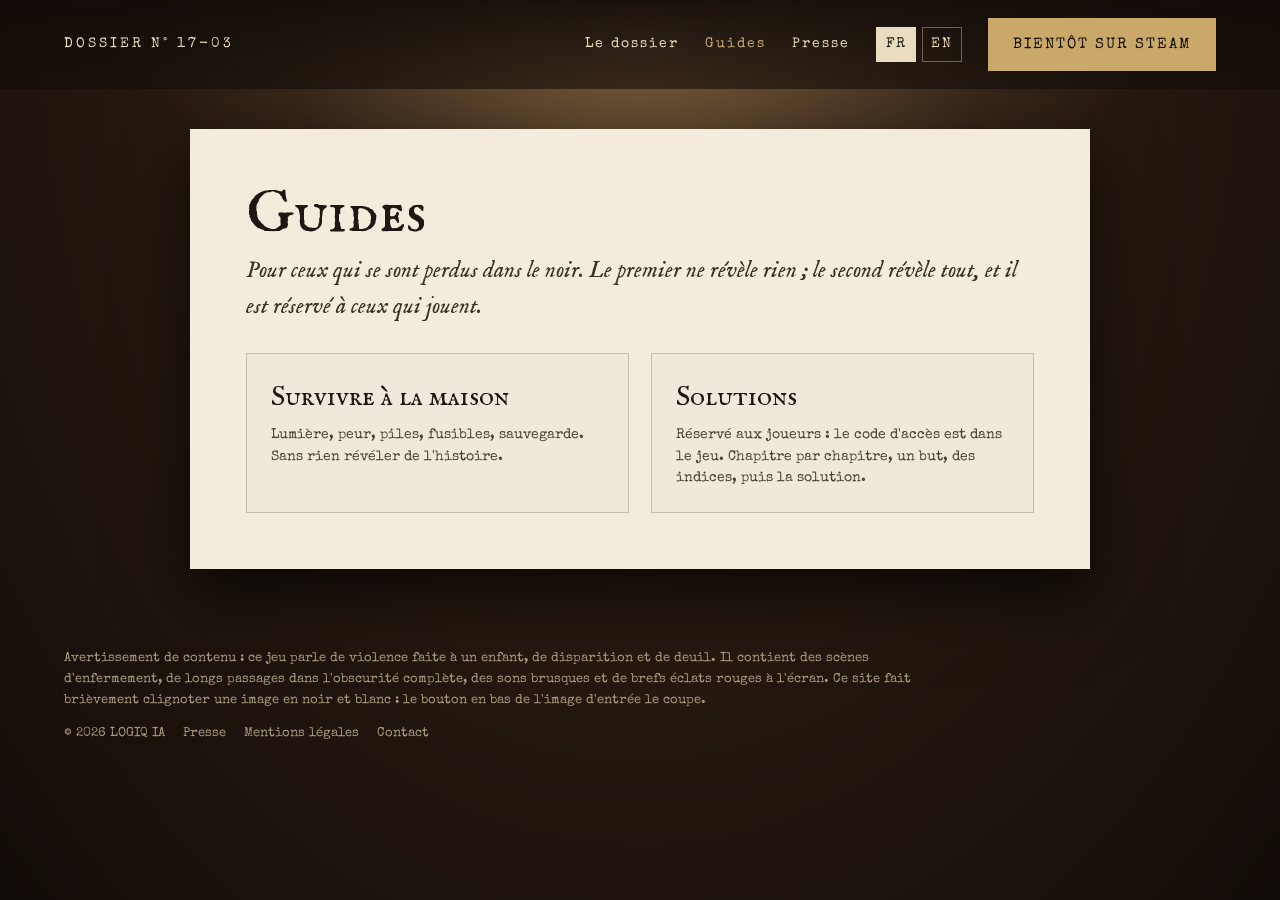
<file: guides/index.html>
<!doctype html>
<html lang="fr">
<head>
<meta charset="utf-8">
<meta name="viewport" content="width=device-width, initial-scale=1">
<title>Guides · La Pièce qui attend</title>
<meta name="description" content="Un jeu d&#x27;horreur et d&#x27;enquête à la première personne. Vingt ans après la disparition de ton petit frère, tu reviens dans la maison de ton enfance.">
<link rel="alternate" hreflang="fr" href="../guides/">
<link rel="alternate" hreflang="en" href="../en/guides/">
<meta property="og:title" content="Guides · La Pièce qui attend">
<meta property="og:description" content="Un jeu d&#x27;horreur et d&#x27;enquête à la première personne. Vingt ans après la disparition de ton petit frère, tu reviens dans la maison de ton enfance.">
<meta property="og:image" content="https://exosuppra.github.io/la-piece-qui-attend-site/static/img/partage.jpg">
<meta property="og:url" content="https://exosuppra.github.io/la-piece-qui-attend-site/guides/">
<meta property="og:type" content="website">
<meta name="twitter:card" content="summary_large_image">
<link rel="canonical" href="https://exosuppra.github.io/la-piece-qui-attend-site/guides/">
<link rel="icon" href="../static/img/icone.png">
<link rel="stylesheet" href="../static/css/site.css">
</head>
<body>
<div class="ampoule" aria-hidden="true"></div>
<header class="nav"><a class="marque" href="../">DOSSIER N° 17-03</a><button class="menu-bouton" type="button" aria-expanded="false" aria-controls="menu">MENU</button><ul id="menu"><li><a href="../">Le dossier</a></li><li><a href="../guides/" aria-current="page">Guides</a></li><li><a href="../presse/">Presse</a></li><li class="langues"><a href="../guides/" aria-current="true" lang="fr">FR</a> <a href="../en/guides/" aria-current="false" lang="en">EN</a></li><li><a class="bouton plein" style="border-color:var(--laiton);background:var(--laiton);color:#120e08" href="../#steam">BIENTÔT SUR STEAM</a></li></ul></header>
<main>
<article class="page"><h1>Guides</h1><p class="chapeau">Pour ceux qui se sont perdus dans le noir. Le premier ne révèle rien ; le second révèle tout, et il est réservé à ceux qui jouent.</p><div class="cartes-guides"><a class="carte-guide" href="../guides/survie/"><div class="t">Survivre à la maison</div><div class="d">Lumière, peur, piles, fusibles, sauvegarde. Sans rien révéler de l&#x27;histoire.</div></a><a class="carte-guide" href="../guides/chapitres/"><div class="t">Solutions</div><div class="d">Réservé aux joueurs : le code d&#x27;accès est dans le jeu. Chapitre par chapitre, un but, des indices, puis la solution.</div></a></div></article>
</main>
<footer class="pied"><p>Avertissement de contenu : ce jeu parle de violence faite à un enfant, de disparition et de deuil. Il contient des scènes d&#x27;enfermement, de longs passages dans l&#x27;obscurité complète, des sons brusques et de brefs éclats rouges à l&#x27;écran. Ce site fait brièvement clignoter une image en noir et blanc : le bouton en bas de l&#x27;image d&#x27;entrée le coupe.</p><nav><span>© 2026 LOGIQ IA</span><a href="../presse/">Presse</a><a href="#">Mentions légales</a><a href="#">Contact</a></nav></footer>
<script src="../static/js/site.js"></script>
</body>
</html>
</file>
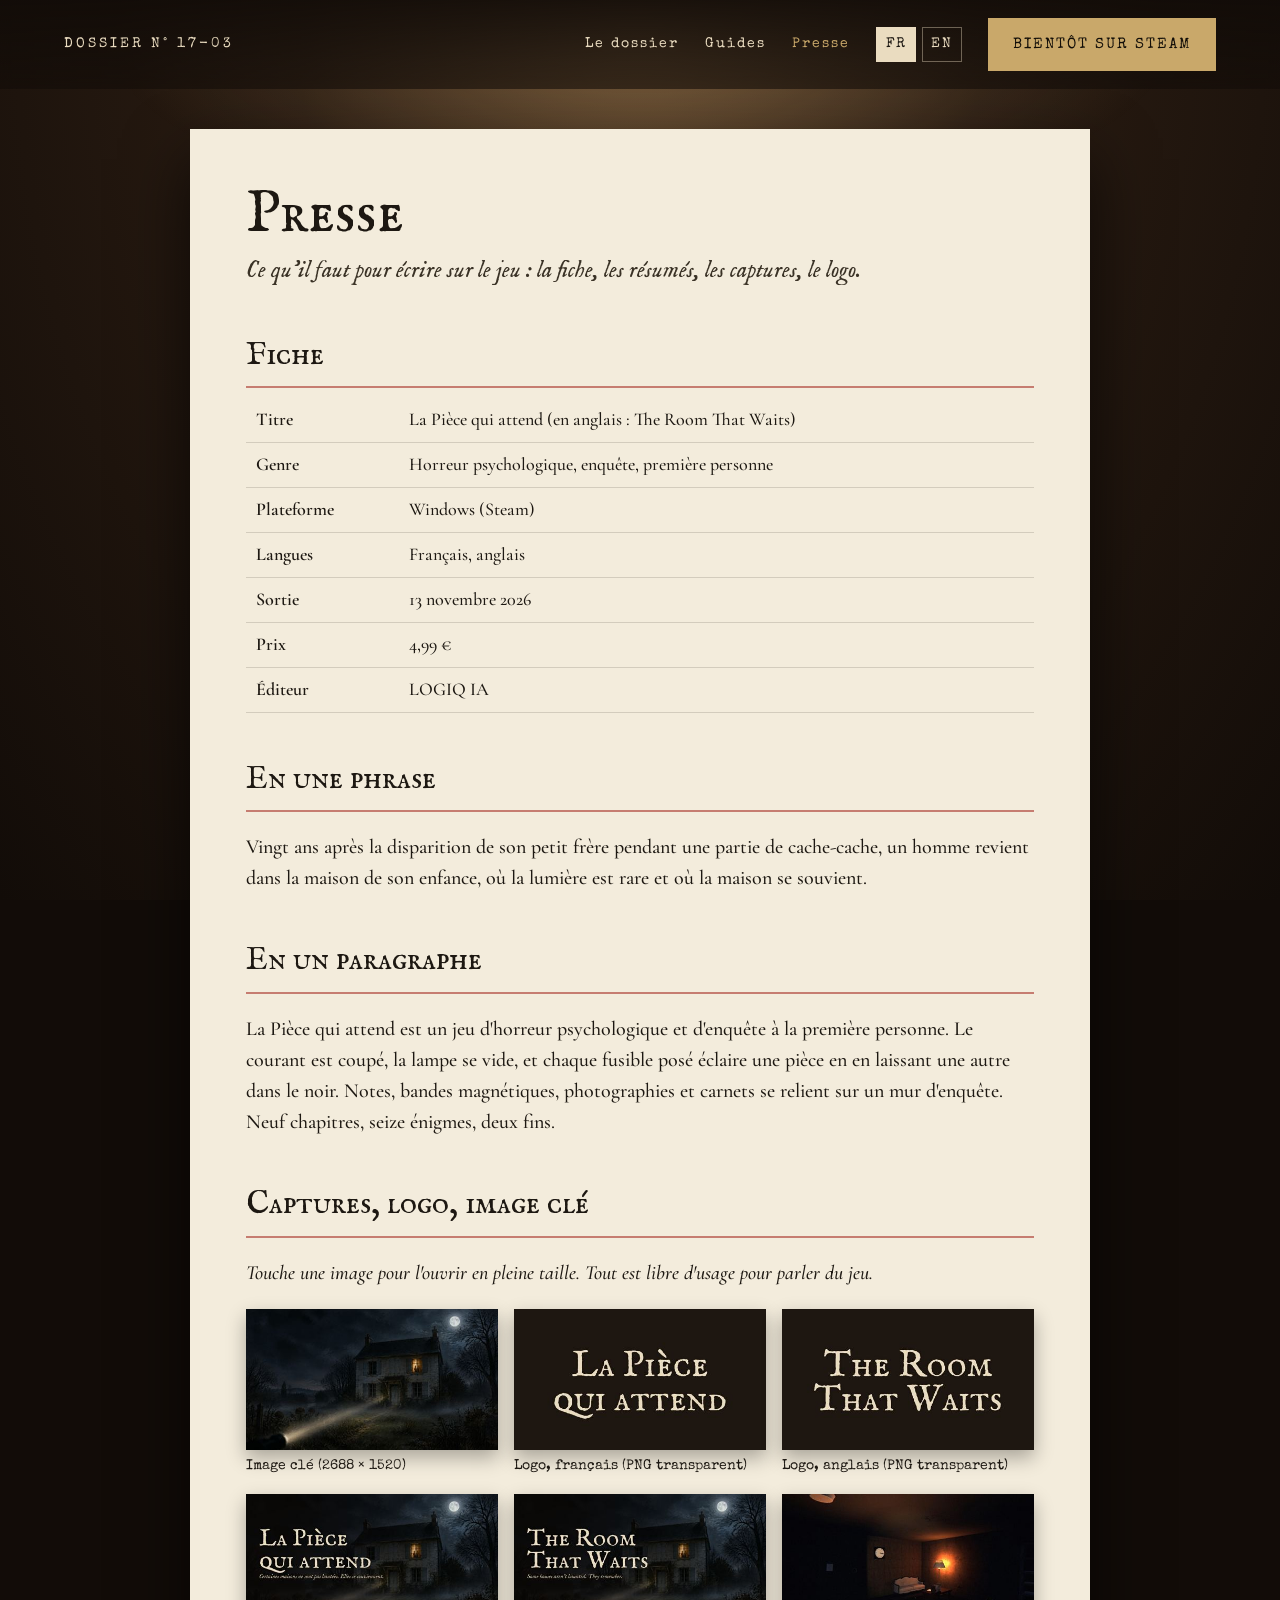
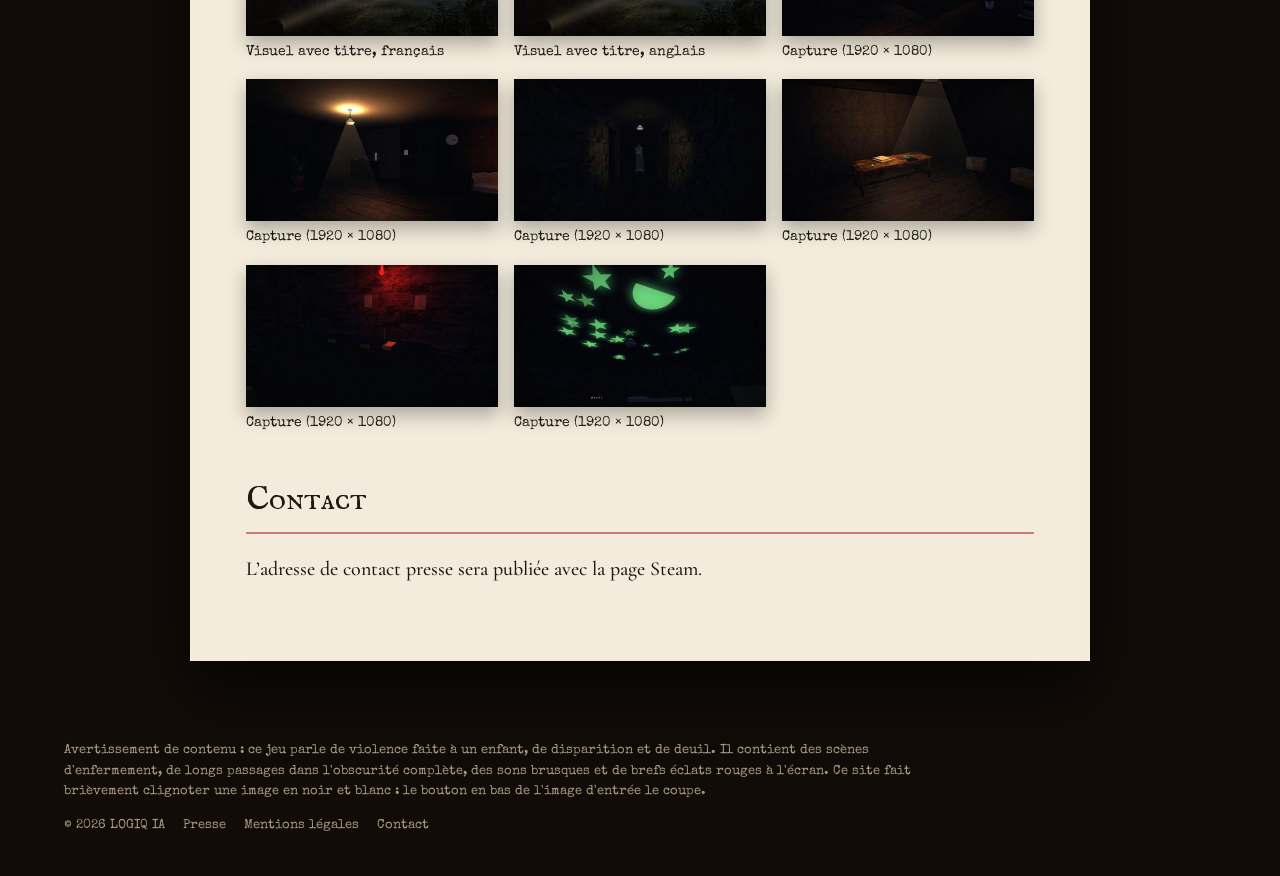
<file: presse/index.html>
<!doctype html>
<html lang="fr">
<head>
<meta charset="utf-8">
<meta name="viewport" content="width=device-width, initial-scale=1">
<title>Presse · La Pièce qui attend</title>
<meta name="description" content="Un jeu d&#x27;horreur et d&#x27;enquête à la première personne. Vingt ans après la disparition de ton petit frère, tu reviens dans la maison de ton enfance.">
<link rel="alternate" hreflang="fr" href="../presse/">
<link rel="alternate" hreflang="en" href="../en/presse/">
<meta property="og:title" content="Presse · La Pièce qui attend">
<meta property="og:description" content="Un jeu d&#x27;horreur et d&#x27;enquête à la première personne. Vingt ans après la disparition de ton petit frère, tu reviens dans la maison de ton enfance.">
<meta property="og:image" content="https://exosuppra.github.io/la-piece-qui-attend-site/static/img/partage.jpg">
<meta property="og:url" content="https://exosuppra.github.io/la-piece-qui-attend-site/presse/">
<meta property="og:type" content="website">
<meta name="twitter:card" content="summary_large_image">
<link rel="canonical" href="https://exosuppra.github.io/la-piece-qui-attend-site/presse/">
<link rel="icon" href="../static/img/icone.png">
<link rel="stylesheet" href="../static/css/site.css">
</head>
<body>
<div class="ampoule" aria-hidden="true"></div>
<header class="nav"><a class="marque" href="../">DOSSIER N° 17-03</a><button class="menu-bouton" type="button" aria-expanded="false" aria-controls="menu">MENU</button><ul id="menu"><li><a href="../">Le dossier</a></li><li><a href="../guides/">Guides</a></li><li><a href="../presse/" aria-current="page">Presse</a></li><li class="langues"><a href="../presse/" aria-current="true" lang="fr">FR</a> <a href="../en/presse/" aria-current="false" lang="en">EN</a></li><li><a class="bouton plein" style="border-color:var(--laiton);background:var(--laiton);color:#120e08" href="../#steam">BIENTÔT SUR STEAM</a></li></ul></header>
<main>
<article class="page"><h1>Presse</h1><p class="chapeau">Ce qu&#x27;il faut pour écrire sur le jeu : la fiche, les résumés, les captures, le logo.</p><h2>Fiche</h2><table><tr><th scope="row">Titre</th><td>La Pièce qui attend (en anglais : The Room That Waits)</td></tr><tr><th scope="row">Genre</th><td>Horreur psychologique, enquête, première personne</td></tr><tr><th scope="row">Plateforme</th><td>Windows (Steam)</td></tr><tr><th scope="row">Langues</th><td>Français, anglais</td></tr><tr><th scope="row">Sortie</th><td>13 novembre 2026</td></tr><tr><th scope="row">Prix</th><td>4,99 €</td></tr><tr><th scope="row">Éditeur</th><td>LOGIQ IA</td></tr></table><h2>En une phrase</h2><p>Vingt ans après la disparition de son petit frère pendant une partie de cache-cache, un homme revient dans la maison de son enfance, où la lumière est rare et où la maison se souvient.</p><h2>En un paragraphe</h2><p>La Pièce qui attend est un jeu d&#x27;horreur psychologique et d&#x27;enquête à la première personne. Le courant est coupé, la lampe se vide, et chaque fusible posé éclaire une pièce en en laissant une autre dans le noir. Notes, bandes magnétiques, photographies et carnets se relient sur un mur d&#x27;enquête. Neuf chapitres, seize énigmes, deux fins.</p><h2>Captures, logo, image clé</h2><p class="kit-aide">Touche une image pour l&#x27;ouvrir en pleine taille. Tout est libre d&#x27;usage pour parler du jeu.</p><div class="kit"><a class="kit-piece" href="../static/presse/image_cle.jpg"><img src="../static/presse/v_image_cle.jpg" alt="" loading="lazy"><span>Image clé (2688 × 1520)</span></a><a class="kit-piece" href="../static/presse/logo_fr.png"><img src="../static/presse/v_logo_fr.jpg" alt="" loading="lazy"><span>Logo, français (PNG transparent)</span></a><a class="kit-piece" href="../static/presse/logo_en.png"><img src="../static/presse/v_logo_en.jpg" alt="" loading="lazy"><span>Logo, anglais (PNG transparent)</span></a><a class="kit-piece" href="../static/presse/capsule_fr.jpg"><img src="../static/presse/v_capsule_fr.jpg" alt="" loading="lazy"><span>Visuel avec titre, français</span></a><a class="kit-piece" href="../static/presse/capsule_en.jpg"><img src="../static/presse/v_capsule_en.jpg" alt="" loading="lazy"><span>Visuel avec titre, anglais</span></a><a class="kit-piece" href="../static/presse/capture_01.jpg"><img src="../static/presse/v_capture_01.jpg" alt="" loading="lazy"><span>Capture (1920 × 1080)</span></a><a class="kit-piece" href="../static/presse/capture_02.jpg"><img src="../static/presse/v_capture_02.jpg" alt="" loading="lazy"><span>Capture (1920 × 1080)</span></a><a class="kit-piece" href="../static/presse/capture_03.jpg"><img src="../static/presse/v_capture_03.jpg" alt="" loading="lazy"><span>Capture (1920 × 1080)</span></a><a class="kit-piece" href="../static/presse/capture_04.jpg"><img src="../static/presse/v_capture_04.jpg" alt="" loading="lazy"><span>Capture (1920 × 1080)</span></a><a class="kit-piece" href="../static/presse/capture_05.jpg"><img src="../static/presse/v_capture_05.jpg" alt="" loading="lazy"><span>Capture (1920 × 1080)</span></a><a class="kit-piece" href="../static/presse/capture_06.jpg"><img src="../static/presse/v_capture_06.jpg" alt="" loading="lazy"><span>Capture (1920 × 1080)</span></a></div><h2>Contact</h2><p>L’adresse de contact presse sera publiée avec la page Steam.</p></article>
</main>
<footer class="pied"><p>Avertissement de contenu : ce jeu parle de violence faite à un enfant, de disparition et de deuil. Il contient des scènes d&#x27;enfermement, de longs passages dans l&#x27;obscurité complète, des sons brusques et de brefs éclats rouges à l&#x27;écran. Ce site fait brièvement clignoter une image en noir et blanc : le bouton en bas de l&#x27;image d&#x27;entrée le coupe.</p><nav><span>© 2026 LOGIQ IA</span><a href="../presse/">Presse</a><a href="#">Mentions légales</a><a href="#">Contact</a></nav></footer>
<script src="../static/js/site.js"></script>
</body>
</html>
</file>
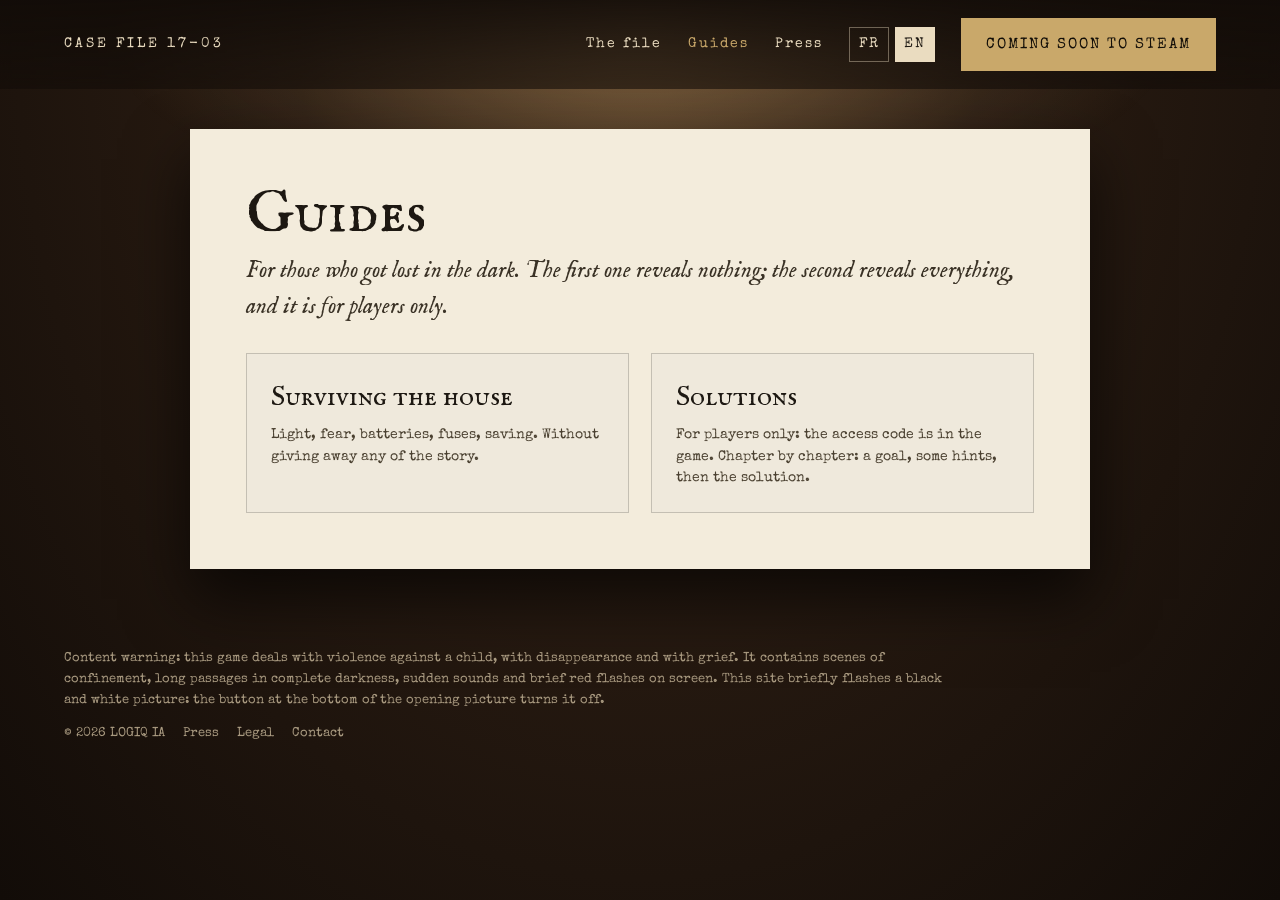
<file: en/guides/index.html>
<!doctype html>
<html lang="en">
<head>
<meta charset="utf-8">
<meta name="viewport" content="width=device-width, initial-scale=1">
<title>Guides · The Room That Waits</title>
<meta name="description" content="A first-person horror and investigation game. Twenty years after your little brother vanished, you return to your childhood home.">
<link rel="alternate" hreflang="fr" href="../../guides/">
<link rel="alternate" hreflang="en" href="../../en/guides/">
<meta property="og:title" content="Guides · The Room That Waits">
<meta property="og:description" content="A first-person horror and investigation game. Twenty years after your little brother vanished, you return to your childhood home.">
<meta property="og:image" content="https://exosuppra.github.io/la-piece-qui-attend-site/static/img/partage.jpg">
<meta property="og:url" content="https://exosuppra.github.io/la-piece-qui-attend-site/en/guides/">
<meta property="og:type" content="website">
<meta name="twitter:card" content="summary_large_image">
<link rel="canonical" href="https://exosuppra.github.io/la-piece-qui-attend-site/en/guides/">
<link rel="icon" href="../../static/img/icone.png">
<link rel="stylesheet" href="../../static/css/site.css">
</head>
<body>
<div class="ampoule" aria-hidden="true"></div>
<header class="nav"><a class="marque" href="../../en/">CASE FILE 17-03</a><button class="menu-bouton" type="button" aria-expanded="false" aria-controls="menu">MENU</button><ul id="menu"><li><a href="../../en/">The file</a></li><li><a href="../../en/guides/" aria-current="page">Guides</a></li><li><a href="../../en/presse/">Press</a></li><li class="langues"><a href="../../guides/" aria-current="false" lang="fr">FR</a> <a href="../../en/guides/" aria-current="true" lang="en">EN</a></li><li><a class="bouton plein" style="border-color:var(--laiton);background:var(--laiton);color:#120e08" href="../../en/#steam">COMING SOON TO STEAM</a></li></ul></header>
<main>
<article class="page"><h1>Guides</h1><p class="chapeau">For those who got lost in the dark. The first one reveals nothing; the second reveals everything, and it is for players only.</p><div class="cartes-guides"><a class="carte-guide" href="../../en/guides/survie/"><div class="t">Surviving the house</div><div class="d">Light, fear, batteries, fuses, saving. Without giving away any of the story.</div></a><a class="carte-guide" href="../../en/guides/chapitres/"><div class="t">Solutions</div><div class="d">For players only: the access code is in the game. Chapter by chapter: a goal, some hints, then the solution.</div></a></div></article>
</main>
<footer class="pied"><p>Content warning: this game deals with violence against a child, with disappearance and with grief. It contains scenes of confinement, long passages in complete darkness, sudden sounds and brief red flashes on screen. This site briefly flashes a black and white picture: the button at the bottom of the opening picture turns it off.</p><nav><span>© 2026 LOGIQ IA</span><a href="../../en/presse/">Press</a><a href="#">Legal</a><a href="#">Contact</a></nav></footer>
<script src="../../static/js/site.js"></script>
</body>
</html>
</file>
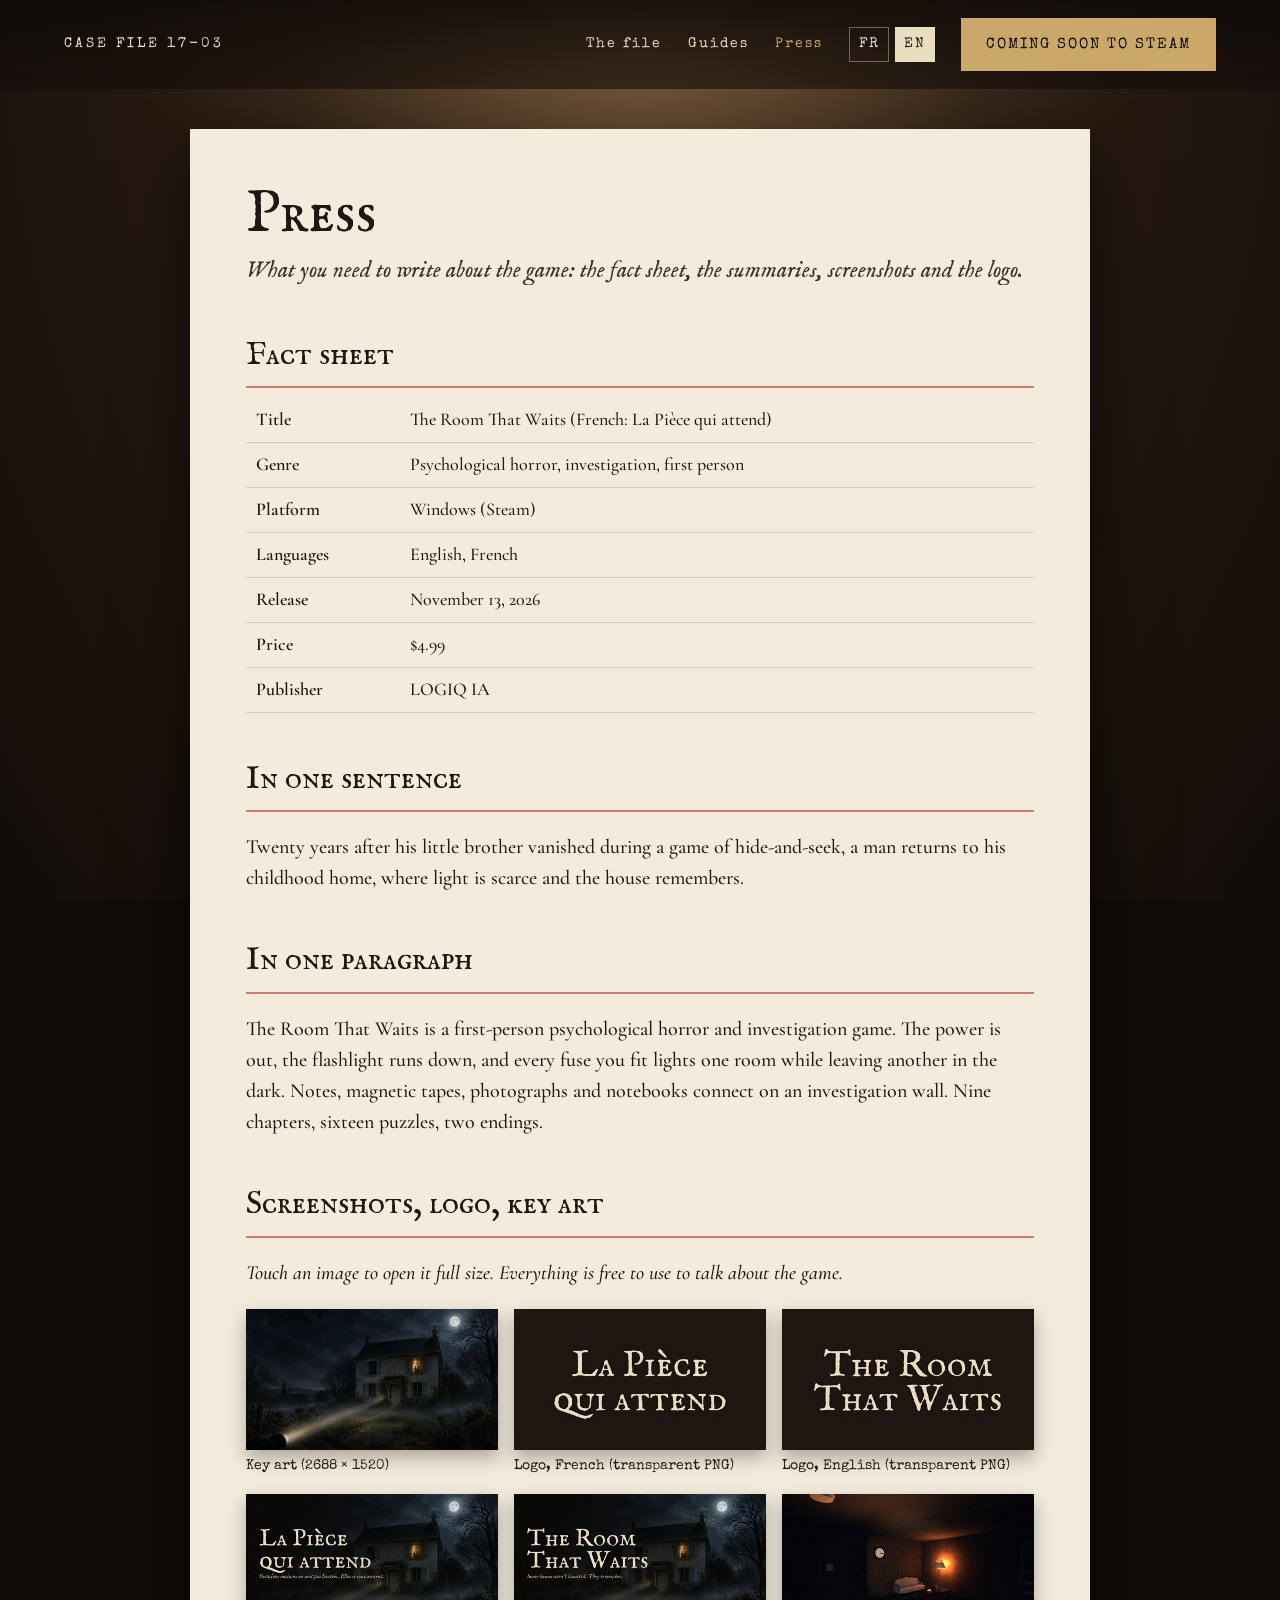
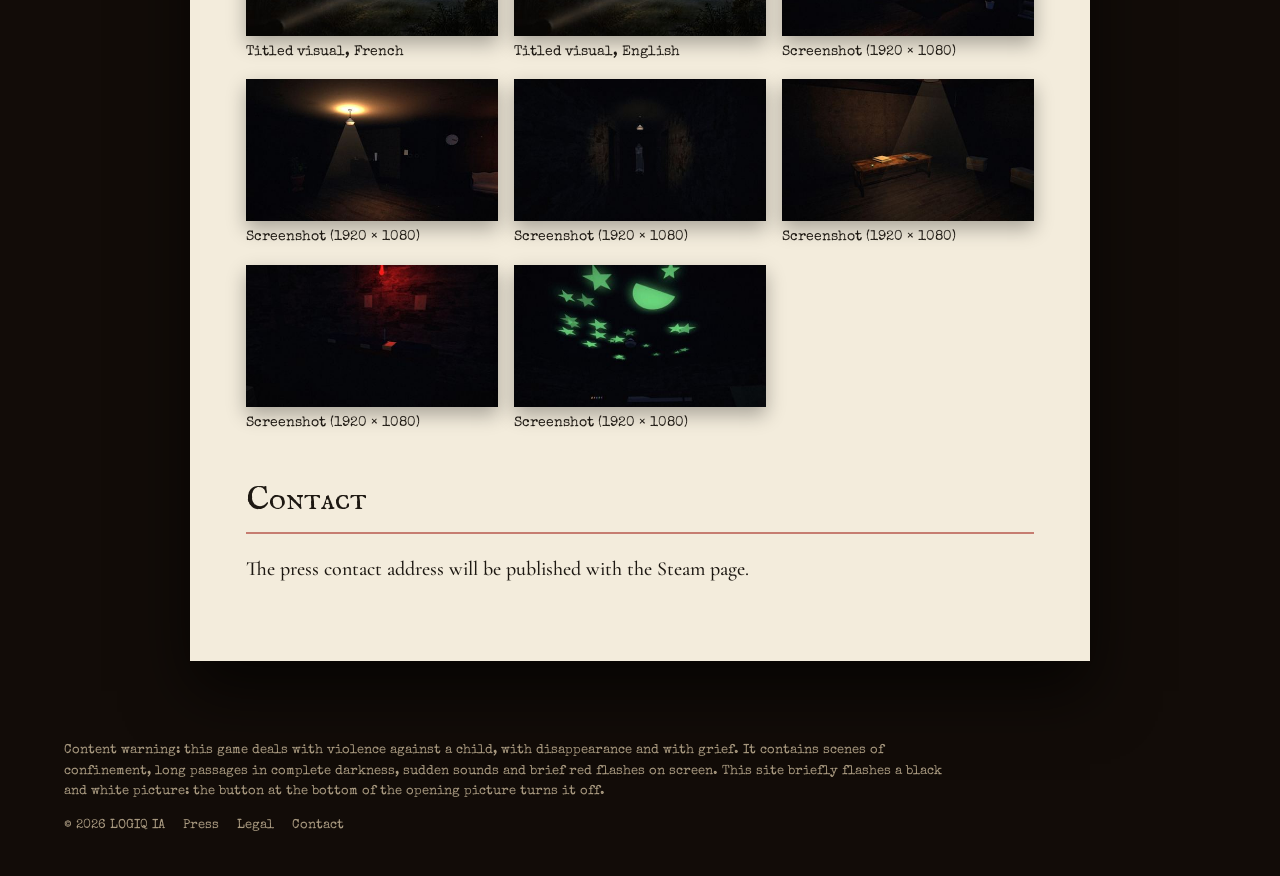
<file: en/presse/index.html>
<!doctype html>
<html lang="en">
<head>
<meta charset="utf-8">
<meta name="viewport" content="width=device-width, initial-scale=1">
<title>Press · The Room That Waits</title>
<meta name="description" content="A first-person horror and investigation game. Twenty years after your little brother vanished, you return to your childhood home.">
<link rel="alternate" hreflang="fr" href="../../presse/">
<link rel="alternate" hreflang="en" href="../../en/presse/">
<meta property="og:title" content="Press · The Room That Waits">
<meta property="og:description" content="A first-person horror and investigation game. Twenty years after your little brother vanished, you return to your childhood home.">
<meta property="og:image" content="https://exosuppra.github.io/la-piece-qui-attend-site/static/img/partage.jpg">
<meta property="og:url" content="https://exosuppra.github.io/la-piece-qui-attend-site/en/presse/">
<meta property="og:type" content="website">
<meta name="twitter:card" content="summary_large_image">
<link rel="canonical" href="https://exosuppra.github.io/la-piece-qui-attend-site/en/presse/">
<link rel="icon" href="../../static/img/icone.png">
<link rel="stylesheet" href="../../static/css/site.css">
</head>
<body>
<div class="ampoule" aria-hidden="true"></div>
<header class="nav"><a class="marque" href="../../en/">CASE FILE 17-03</a><button class="menu-bouton" type="button" aria-expanded="false" aria-controls="menu">MENU</button><ul id="menu"><li><a href="../../en/">The file</a></li><li><a href="../../en/guides/">Guides</a></li><li><a href="../../en/presse/" aria-current="page">Press</a></li><li class="langues"><a href="../../presse/" aria-current="false" lang="fr">FR</a> <a href="../../en/presse/" aria-current="true" lang="en">EN</a></li><li><a class="bouton plein" style="border-color:var(--laiton);background:var(--laiton);color:#120e08" href="../../en/#steam">COMING SOON TO STEAM</a></li></ul></header>
<main>
<article class="page"><h1>Press</h1><p class="chapeau">What you need to write about the game: the fact sheet, the summaries, screenshots and the logo.</p><h2>Fact sheet</h2><table><tr><th scope="row">Title</th><td>The Room That Waits (French: La Pièce qui attend)</td></tr><tr><th scope="row">Genre</th><td>Psychological horror, investigation, first person</td></tr><tr><th scope="row">Platform</th><td>Windows (Steam)</td></tr><tr><th scope="row">Languages</th><td>English, French</td></tr><tr><th scope="row">Release</th><td>November 13, 2026</td></tr><tr><th scope="row">Price</th><td>$4.99</td></tr><tr><th scope="row">Publisher</th><td>LOGIQ IA</td></tr></table><h2>In one sentence</h2><p>Twenty years after his little brother vanished during a game of hide-and-seek, a man returns to his childhood home, where light is scarce and the house remembers.</p><h2>In one paragraph</h2><p>The Room That Waits is a first-person psychological horror and investigation game. The power is out, the flashlight runs down, and every fuse you fit lights one room while leaving another in the dark. Notes, magnetic tapes, photographs and notebooks connect on an investigation wall. Nine chapters, sixteen puzzles, two endings.</p><h2>Screenshots, logo, key art</h2><p class="kit-aide">Touch an image to open it full size. Everything is free to use to talk about the game.</p><div class="kit"><a class="kit-piece" href="../../static/presse/image_cle.jpg"><img src="../../static/presse/v_image_cle.jpg" alt="" loading="lazy"><span>Key art (2688 × 1520)</span></a><a class="kit-piece" href="../../static/presse/logo_fr.png"><img src="../../static/presse/v_logo_fr.jpg" alt="" loading="lazy"><span>Logo, French (transparent PNG)</span></a><a class="kit-piece" href="../../static/presse/logo_en.png"><img src="../../static/presse/v_logo_en.jpg" alt="" loading="lazy"><span>Logo, English (transparent PNG)</span></a><a class="kit-piece" href="../../static/presse/capsule_fr.jpg"><img src="../../static/presse/v_capsule_fr.jpg" alt="" loading="lazy"><span>Titled visual, French</span></a><a class="kit-piece" href="../../static/presse/capsule_en.jpg"><img src="../../static/presse/v_capsule_en.jpg" alt="" loading="lazy"><span>Titled visual, English</span></a><a class="kit-piece" href="../../static/presse/capture_01.jpg"><img src="../../static/presse/v_capture_01.jpg" alt="" loading="lazy"><span>Screenshot (1920 × 1080)</span></a><a class="kit-piece" href="../../static/presse/capture_02.jpg"><img src="../../static/presse/v_capture_02.jpg" alt="" loading="lazy"><span>Screenshot (1920 × 1080)</span></a><a class="kit-piece" href="../../static/presse/capture_03.jpg"><img src="../../static/presse/v_capture_03.jpg" alt="" loading="lazy"><span>Screenshot (1920 × 1080)</span></a><a class="kit-piece" href="../../static/presse/capture_04.jpg"><img src="../../static/presse/v_capture_04.jpg" alt="" loading="lazy"><span>Screenshot (1920 × 1080)</span></a><a class="kit-piece" href="../../static/presse/capture_05.jpg"><img src="../../static/presse/v_capture_05.jpg" alt="" loading="lazy"><span>Screenshot (1920 × 1080)</span></a><a class="kit-piece" href="../../static/presse/capture_06.jpg"><img src="../../static/presse/v_capture_06.jpg" alt="" loading="lazy"><span>Screenshot (1920 × 1080)</span></a></div><h2>Contact</h2><p>The press contact address will be published with the Steam page.</p></article>
</main>
<footer class="pied"><p>Content warning: this game deals with violence against a child, with disappearance and with grief. It contains scenes of confinement, long passages in complete darkness, sudden sounds and brief red flashes on screen. This site briefly flashes a black and white picture: the button at the bottom of the opening picture turns it off.</p><nav><span>© 2026 LOGIQ IA</span><a href="../../en/presse/">Press</a><a href="#">Legal</a><a href="#">Contact</a></nav></footer>
<script src="../../static/js/site.js"></script>
</body>
</html>
</file>
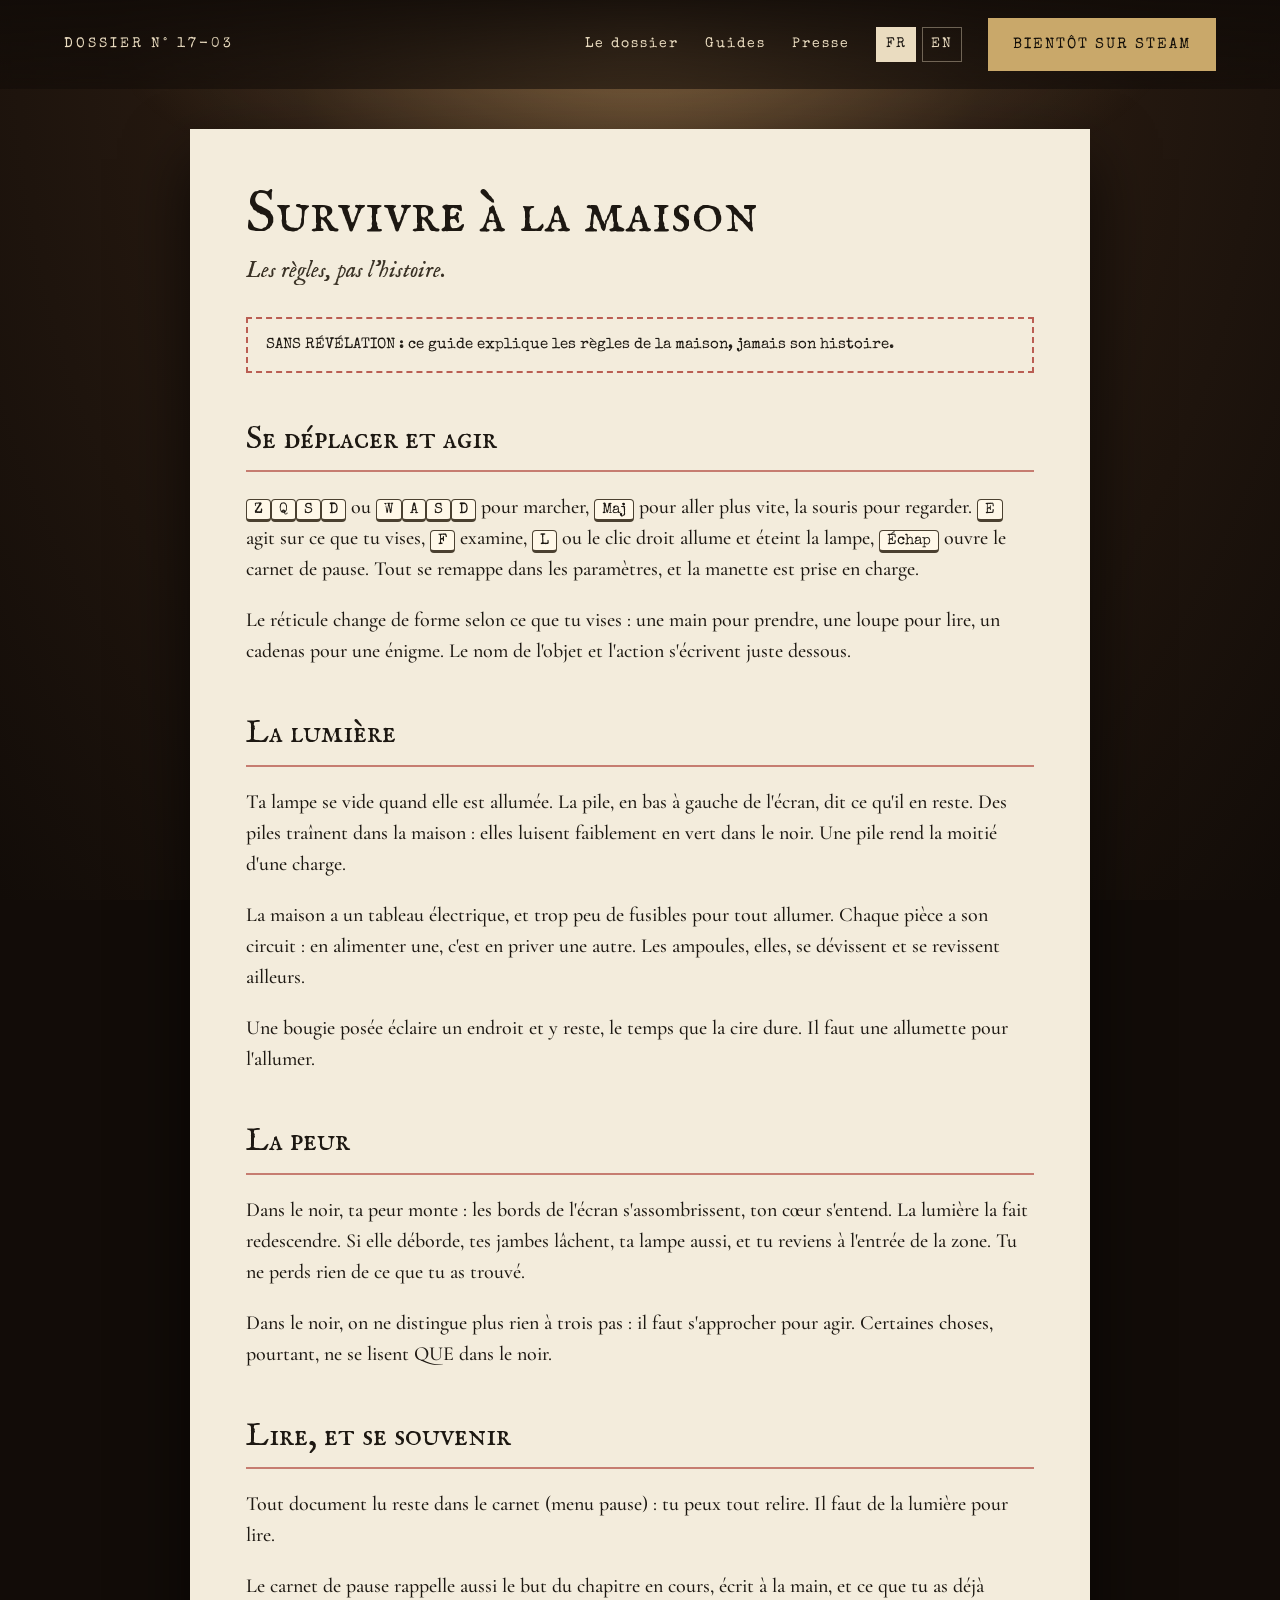
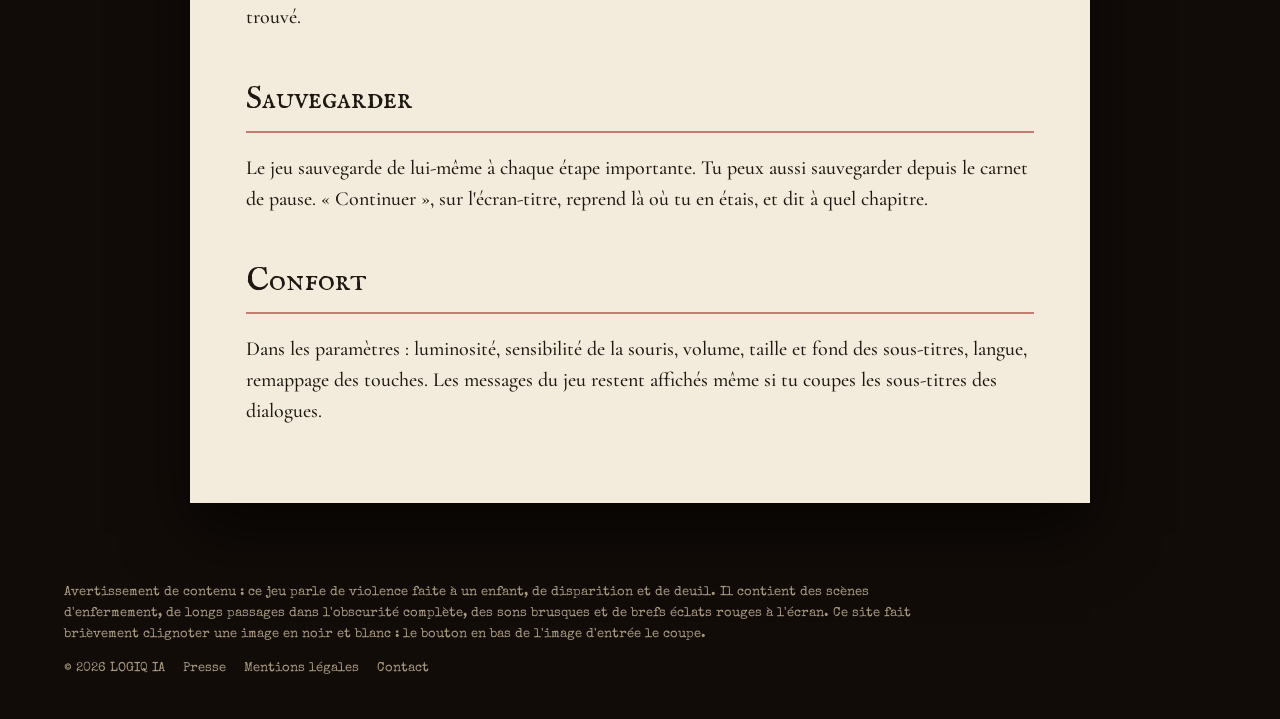
<file: guides/survie/index.html>
<!doctype html>
<html lang="fr">
<head>
<meta charset="utf-8">
<meta name="viewport" content="width=device-width, initial-scale=1">
<title>Survivre à la maison · La Pièce qui attend</title>
<meta name="description" content="Un jeu d&#x27;horreur et d&#x27;enquête à la première personne. Vingt ans après la disparition de ton petit frère, tu reviens dans la maison de ton enfance.">
<link rel="alternate" hreflang="fr" href="../../guides/survie/">
<link rel="alternate" hreflang="en" href="../../en/guides/survie/">
<meta property="og:title" content="Survivre à la maison · La Pièce qui attend">
<meta property="og:description" content="Un jeu d&#x27;horreur et d&#x27;enquête à la première personne. Vingt ans après la disparition de ton petit frère, tu reviens dans la maison de ton enfance.">
<meta property="og:image" content="https://exosuppra.github.io/la-piece-qui-attend-site/static/img/partage.jpg">
<meta property="og:url" content="https://exosuppra.github.io/la-piece-qui-attend-site/guides/survie/">
<meta property="og:type" content="website">
<meta name="twitter:card" content="summary_large_image">
<link rel="canonical" href="https://exosuppra.github.io/la-piece-qui-attend-site/guides/survie/">
<link rel="icon" href="../../static/img/icone.png">
<link rel="stylesheet" href="../../static/css/site.css">
</head>
<body>
<div class="ampoule" aria-hidden="true"></div>
<header class="nav"><a class="marque" href="../../">DOSSIER N° 17-03</a><button class="menu-bouton" type="button" aria-expanded="false" aria-controls="menu">MENU</button><ul id="menu"><li><a href="../../">Le dossier</a></li><li><a href="../../guides/">Guides</a></li><li><a href="../../presse/">Presse</a></li><li class="langues"><a href="../../guides/survie/" aria-current="true" lang="fr">FR</a> <a href="../../en/guides/survie/" aria-current="false" lang="en">EN</a></li><li><a class="bouton plein" style="border-color:var(--laiton);background:var(--laiton);color:#120e08" href="../../#steam">BIENTÔT SUR STEAM</a></li></ul></header>
<main>
<article class="page"><h1>Survivre à la maison</h1><p class="chapeau">Les règles, pas l&#x27;histoire.</p><div class="alerte">SANS RÉVÉLATION : ce guide explique les règles de la maison, jamais son histoire.</div><h2>Se déplacer et agir</h2><p><kbd>Z</kbd><kbd>Q</kbd><kbd>S</kbd><kbd>D</kbd> ou <kbd>W</kbd><kbd>A</kbd><kbd>S</kbd><kbd>D</kbd> pour marcher, <kbd>Maj</kbd> pour aller plus vite, la souris pour regarder. <kbd>E</kbd> agit sur ce que tu vises, <kbd>F</kbd> examine, <kbd>L</kbd> ou le clic droit allume et éteint la lampe, <kbd>Échap</kbd> ouvre le carnet de pause. Tout se remappe dans les paramètres, et la manette est prise en charge.</p><p>Le réticule change de forme selon ce que tu vises : une main pour prendre, une loupe pour lire, un cadenas pour une énigme. Le nom de l'objet et l'action s'écrivent juste dessous.</p><h2>La lumière</h2><p>Ta lampe se vide quand elle est allumée. La pile, en bas à gauche de l'écran, dit ce qu'il en reste. Des piles traînent dans la maison : elles luisent faiblement en vert dans le noir. Une pile rend la moitié d'une charge.</p><p>La maison a un tableau électrique, et trop peu de fusibles pour tout allumer. Chaque pièce a son circuit : en alimenter une, c'est en priver une autre. Les ampoules, elles, se dévissent et se revissent ailleurs.</p><p>Une bougie posée éclaire un endroit et y reste, le temps que la cire dure. Il faut une allumette pour l'allumer.</p><h2>La peur</h2><p>Dans le noir, ta peur monte : les bords de l'écran s'assombrissent, ton cœur s'entend. La lumière la fait redescendre. Si elle déborde, tes jambes lâchent, ta lampe aussi, et tu reviens à l'entrée de la zone. Tu ne perds rien de ce que tu as trouvé.</p><p>Dans le noir, on ne distingue plus rien à trois pas : il faut s'approcher pour agir. Certaines choses, pourtant, ne se lisent QUE dans le noir.</p><h2>Lire, et se souvenir</h2><p>Tout document lu reste dans le carnet (menu pause) : tu peux tout relire. Il faut de la lumière pour lire.</p><p>Le carnet de pause rappelle aussi le but du chapitre en cours, écrit à la main, et ce que tu as déjà trouvé.</p><h2>Sauvegarder</h2><p>Le jeu sauvegarde de lui-même à chaque étape importante. Tu peux aussi sauvegarder depuis le carnet de pause. « Continuer », sur l'écran-titre, reprend là où tu en étais, et dit à quel chapitre.</p><h2>Confort</h2><p>Dans les paramètres : luminosité, sensibilité de la souris, volume, taille et fond des sous-titres, langue, remappage des touches. Les messages du jeu restent affichés même si tu coupes les sous-titres des dialogues.</p></article>
</main>
<footer class="pied"><p>Avertissement de contenu : ce jeu parle de violence faite à un enfant, de disparition et de deuil. Il contient des scènes d&#x27;enfermement, de longs passages dans l&#x27;obscurité complète, des sons brusques et de brefs éclats rouges à l&#x27;écran. Ce site fait brièvement clignoter une image en noir et blanc : le bouton en bas de l&#x27;image d&#x27;entrée le coupe.</p><nav><span>© 2026 LOGIQ IA</span><a href="../../presse/">Presse</a><a href="#">Mentions légales</a><a href="#">Contact</a></nav></footer>
<script src="../../static/js/site.js"></script>
</body>
</html>
</file>
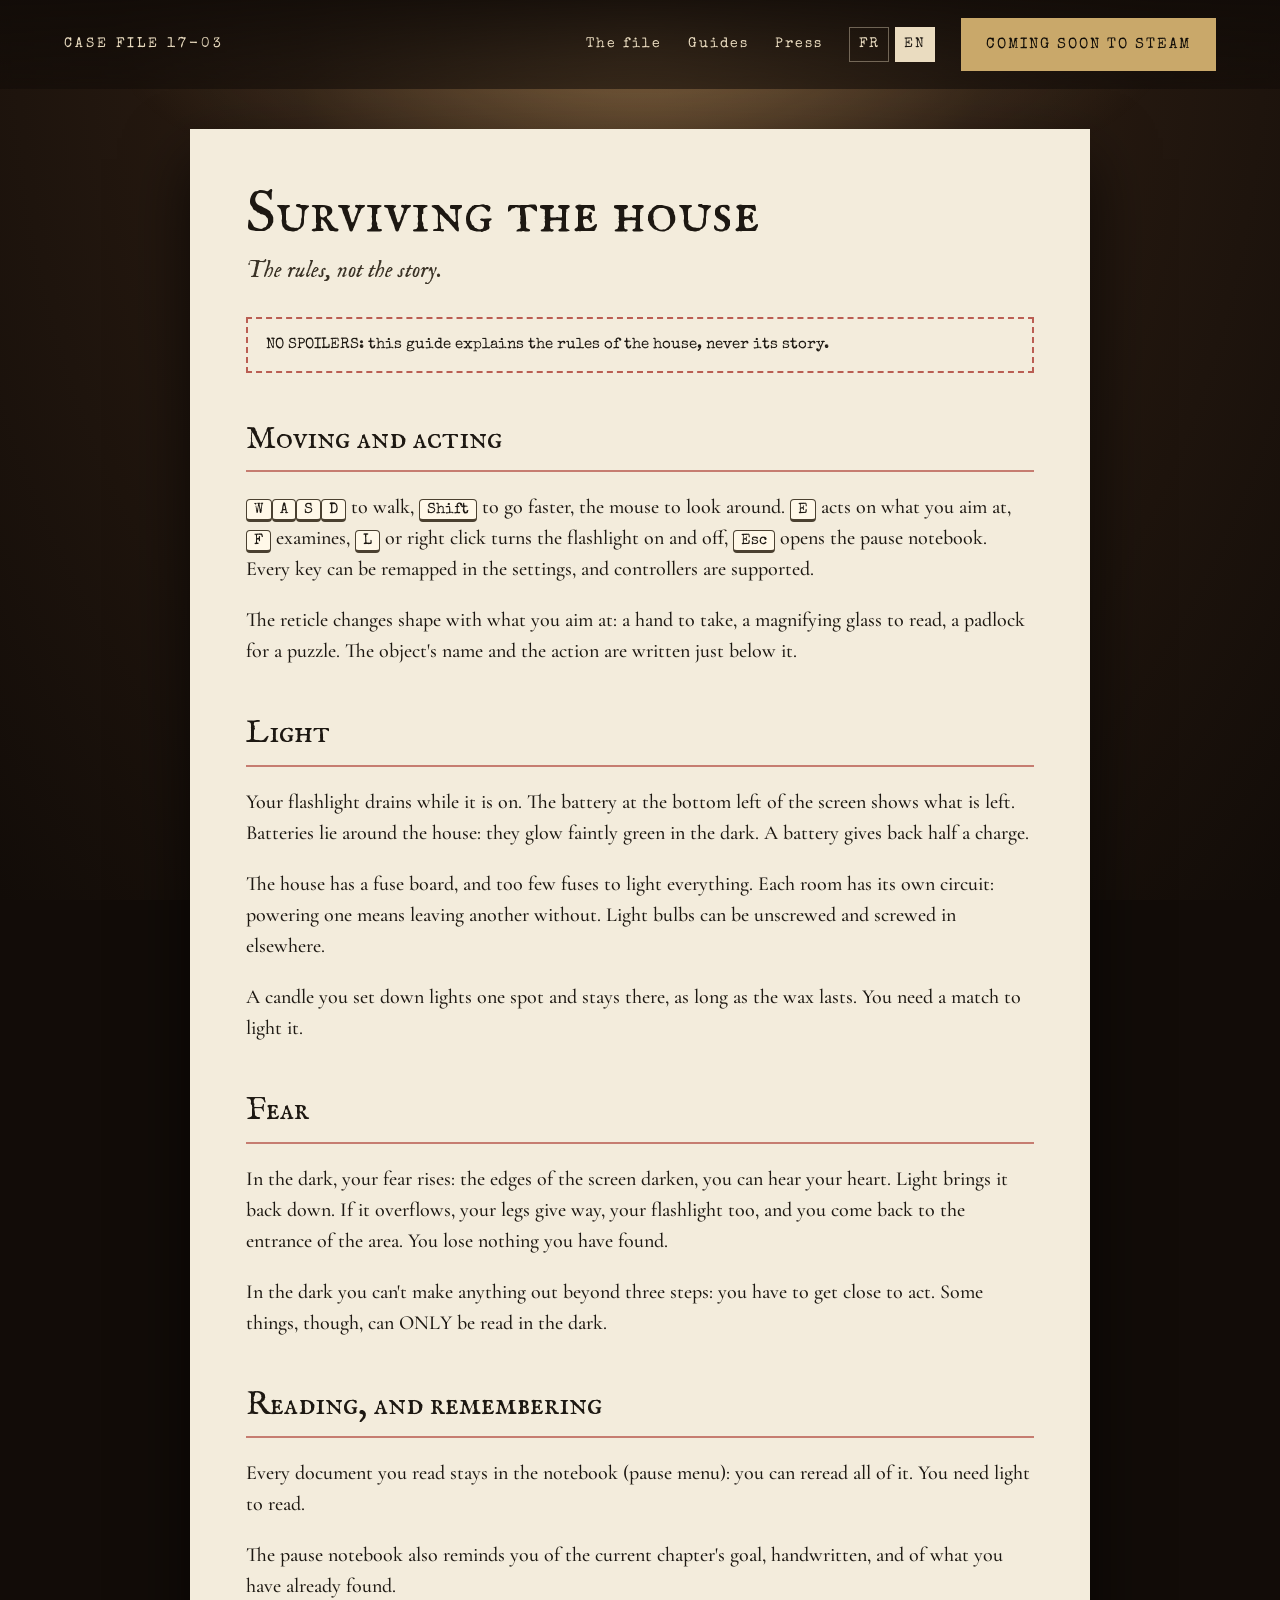
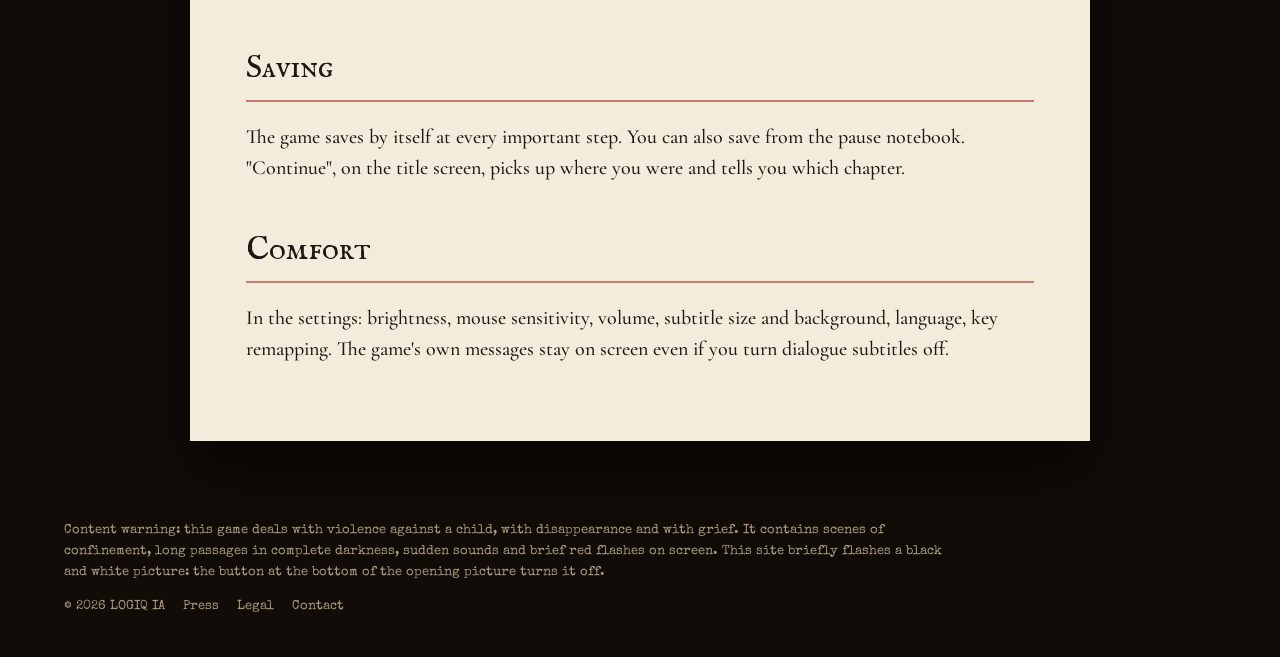
<file: en/guides/survie/index.html>
<!doctype html>
<html lang="en">
<head>
<meta charset="utf-8">
<meta name="viewport" content="width=device-width, initial-scale=1">
<title>Surviving the house · The Room That Waits</title>
<meta name="description" content="A first-person horror and investigation game. Twenty years after your little brother vanished, you return to your childhood home.">
<link rel="alternate" hreflang="fr" href="../../../guides/survie/">
<link rel="alternate" hreflang="en" href="../../../en/guides/survie/">
<meta property="og:title" content="Surviving the house · The Room That Waits">
<meta property="og:description" content="A first-person horror and investigation game. Twenty years after your little brother vanished, you return to your childhood home.">
<meta property="og:image" content="https://exosuppra.github.io/la-piece-qui-attend-site/static/img/partage.jpg">
<meta property="og:url" content="https://exosuppra.github.io/la-piece-qui-attend-site/en/guides/survie/">
<meta property="og:type" content="website">
<meta name="twitter:card" content="summary_large_image">
<link rel="canonical" href="https://exosuppra.github.io/la-piece-qui-attend-site/en/guides/survie/">
<link rel="icon" href="../../../static/img/icone.png">
<link rel="stylesheet" href="../../../static/css/site.css">
</head>
<body>
<div class="ampoule" aria-hidden="true"></div>
<header class="nav"><a class="marque" href="../../../en/">CASE FILE 17-03</a><button class="menu-bouton" type="button" aria-expanded="false" aria-controls="menu">MENU</button><ul id="menu"><li><a href="../../../en/">The file</a></li><li><a href="../../../en/guides/">Guides</a></li><li><a href="../../../en/presse/">Press</a></li><li class="langues"><a href="../../../guides/survie/" aria-current="false" lang="fr">FR</a> <a href="../../../en/guides/survie/" aria-current="true" lang="en">EN</a></li><li><a class="bouton plein" style="border-color:var(--laiton);background:var(--laiton);color:#120e08" href="../../../en/#steam">COMING SOON TO STEAM</a></li></ul></header>
<main>
<article class="page"><h1>Surviving the house</h1><p class="chapeau">The rules, not the story.</p><div class="alerte">NO SPOILERS: this guide explains the rules of the house, never its story.</div><h2>Moving and acting</h2><p><kbd>W</kbd><kbd>A</kbd><kbd>S</kbd><kbd>D</kbd> to walk, <kbd>Shift</kbd> to go faster, the mouse to look around. <kbd>E</kbd> acts on what you aim at, <kbd>F</kbd> examines, <kbd>L</kbd> or right click turns the flashlight on and off, <kbd>Esc</kbd> opens the pause notebook. Every key can be remapped in the settings, and controllers are supported.</p><p>The reticle changes shape with what you aim at: a hand to take, a magnifying glass to read, a padlock for a puzzle. The object's name and the action are written just below it.</p><h2>Light</h2><p>Your flashlight drains while it is on. The battery at the bottom left of the screen shows what is left. Batteries lie around the house: they glow faintly green in the dark. A battery gives back half a charge.</p><p>The house has a fuse board, and too few fuses to light everything. Each room has its own circuit: powering one means leaving another without. Light bulbs can be unscrewed and screwed in elsewhere.</p><p>A candle you set down lights one spot and stays there, as long as the wax lasts. You need a match to light it.</p><h2>Fear</h2><p>In the dark, your fear rises: the edges of the screen darken, you can hear your heart. Light brings it back down. If it overflows, your legs give way, your flashlight too, and you come back to the entrance of the area. You lose nothing you have found.</p><p>In the dark you can't make anything out beyond three steps: you have to get close to act. Some things, though, can ONLY be read in the dark.</p><h2>Reading, and remembering</h2><p>Every document you read stays in the notebook (pause menu): you can reread all of it. You need light to read.</p><p>The pause notebook also reminds you of the current chapter's goal, handwritten, and of what you have already found.</p><h2>Saving</h2><p>The game saves by itself at every important step. You can also save from the pause notebook. "Continue", on the title screen, picks up where you were and tells you which chapter.</p><h2>Comfort</h2><p>In the settings: brightness, mouse sensitivity, volume, subtitle size and background, language, key remapping. The game's own messages stay on screen even if you turn dialogue subtitles off.</p></article>
</main>
<footer class="pied"><p>Content warning: this game deals with violence against a child, with disappearance and with grief. It contains scenes of confinement, long passages in complete darkness, sudden sounds and brief red flashes on screen. This site briefly flashes a black and white picture: the button at the bottom of the opening picture turns it off.</p><nav><span>© 2026 LOGIQ IA</span><a href="../../../en/presse/">Press</a><a href="#">Legal</a><a href="#">Contact</a></nav></footer>
<script src="../../../static/js/site.js"></script>
</body>
</html>
</file>
<file: static/css/site.css>
/* La Piece qui attend : site de vente, direction « Le dossier » (validee par l'auteur le 26/09/2026).
   Polices embarquees (les memes que le jeu, licences OFL / Apache 2.0 dans static/fonts). */
@font-face { font-family: 'IM Fell English'; src: url('../fonts/im-fell-english-latin-400-normal.woff2') format('woff2'); font-display: swap; }
@font-face { font-family: 'IM Fell English'; font-style: italic; src: url('../fonts/im-fell-english-latin-400-italic.woff2') format('woff2'); font-display: swap; }
@font-face { font-family: 'IM Fell English SC'; src: url('../fonts/im-fell-english-sc-latin-400-normal.woff2') format('woff2'); font-display: swap; }
@font-face { font-family: 'Cormorant Garamond'; font-weight: 500; src: url('../fonts/cormorant-garamond-latin-500-normal.woff2') format('woff2'); font-display: swap; }
@font-face { font-family: 'Cormorant Garamond'; font-weight: 500; font-style: italic; src: url('../fonts/cormorant-garamond-latin-500-italic.woff2') format('woff2'); font-display: swap; }
@font-face { font-family: 'Cormorant Garamond'; font-weight: 600; src: url('../fonts/cormorant-garamond-latin-600-normal.woff2') format('woff2'); font-display: swap; }
@font-face { font-family: 'Special Elite'; src: url('../fonts/special-elite-latin-400-normal.woff2') format('woff2'); font-display: swap; }
@font-face { font-family: 'Caveat'; src: url('../fonts/caveat-latin-400-normal.woff2') format('woff2'); font-display: swap; }
@font-face { font-family: 'Reenie Beanie'; src: url('../fonts/reenie-beanie-latin-400-normal.woff2') format('woff2'); font-display: swap; }

:root {
  --liege-haut: #5a4128; --liege: #2a1c12; --liege-bas: #120c08;
  --papier: #efe6d2; --papier-2: #f3ecdc; --bristol: #efe9dc; --encre: #1d1812; --encre-2: #4a4030;
  --creme: #eadcc0; --fil: #a3231a; --bille: #2a3a6a; --laiton: #c9a86a;
  --titre: 'IM Fell English SC', Georgia, serif; --voix: 'IM Fell English', Georgia, serif;
  --texte: 'Cormorant Garamond', Georgia, serif; --machine: 'Special Elite', 'Courier New', monospace;
  --main: 'Caveat', cursive; --enfant: 'Reenie Beanie', cursive;
}
* { box-sizing: border-box; }
html { scroll-behavior: smooth; }
body {
  margin: 0; color: var(--encre); font-family: var(--texte); font-weight: 500; font-size: 20px; line-height: 1.55;
  background: radial-gradient(ellipse at 50% 0%, var(--liege-haut) 0%, var(--liege) 38%, var(--liege-bas) 100%) fixed, var(--liege-bas);
}
img { max-width: 100%; display: block; }
a { color: inherit; }
.sr { position: absolute; width: 1px; height: 1px; overflow: hidden; clip: rect(0 0 0 0); }
:focus-visible { outline: 2px solid var(--laiton); outline-offset: 3px; }

/* ---------- l'ampoule qui vacille au-dessus du mur ---------- */
.ampoule { position: fixed; inset: 0; pointer-events: none; z-index: 0;
  background: radial-gradient(ellipse 60% 30% at 50% 4%, rgba(255,214,150,0.2), rgba(0,0,0,0) 70%);
  animation: vacille 4.5s infinite; }
@keyframes vacille { 0%,47%,49%,72%,73%,100% { opacity: 1 } 48% { opacity: .55 } 72.5% { opacity: .8 } }

/* ---------- navigation ---------- */
.nav { position: sticky; top: 0; z-index: 20; display: flex; align-items: center; justify-content: space-between;
  gap: 24px; padding: 18px clamp(16px, 5vw, 72px); color: var(--creme);
  background: linear-gradient(180deg, rgba(18,12,8,0.92), rgba(18,12,8,0.6)); backdrop-filter: blur(6px); }
.nav .marque { font-family: var(--machine); font-size: 14px; letter-spacing: 3px; text-decoration: none; }
.nav ul { list-style: none; display: flex; gap: 26px; margin: 0; padding: 0; align-items: center;
  font-family: var(--machine); font-size: 14px; letter-spacing: 2px; }
.nav a { text-decoration: none; }
.nav a:hover, .nav a[aria-current="page"] { color: var(--laiton); }
.langues a { display: inline-block; min-width: 40px; padding: 6px 8px; text-align: center; border: 1px solid rgba(234,220,192,0.4); }
.langues a[aria-current="true"] { background: var(--creme); color: var(--encre); }
.menu-bouton { display: none; }

/* ---------- l'entree : la facade, et son eclat ---------- */
.entree { position: relative; z-index: 1; min-height: min(100vh, 980px); overflow: hidden; }
.facade { position: absolute; inset: 0; }
.facade img { position: absolute; inset: 0; width: 100%; height: 100%; object-fit: cover; object-position: 100% 40%; }   /* la maison est a droite du cadre : la fenetre allumee reste visible */
.facade .nb { opacity: 0; animation: eclatNB 9s infinite; }
.facade .fantome { opacity: 0; animation: eclatFantome 27s infinite; }
/* un eclat toutes les 9 s (deux battements), la silhouette une fois sur trois : a la troisieme */
@keyframes eclatNB { 0%,61%,63.5%,66%,68.5%,100% { opacity: 0 } 61.6%,63% { opacity: 1 } 66.4%,68% { opacity: 1 } }
@keyframes eclatFantome { 0%,88.6%,89.4%,100% { opacity: 0 } 88.75%,89.3% { opacity: 1 } }
.facade::after { content: ''; position: absolute; inset: 0;
  background: linear-gradient(90deg, rgba(10,7,5,0.94) 0%, rgba(10,7,5,0.62) 36%, rgba(10,7,5,0) 64%), linear-gradient(0deg, var(--liege-bas) 0%, rgba(18,12,8,0) 28%); }
.avis { position: relative; z-index: 2; width: min(560px, calc(100% - 32px)); margin: clamp(90px, 14vh, 150px) 0 60px clamp(16px, 7vw, 110px);
  padding: 44px 46px; background: var(--papier-2); transform: rotate(-1.2deg); box-shadow: 0 30px 60px rgba(0,0,0,0.65); }
.avis .entete { display: flex; justify-content: space-between; font-family: var(--machine); font-size: 14px; letter-spacing: 2px; color: #6b5f48; }
.avis h1 { margin: 16px 0 12px; font-family: var(--titre); font-weight: 400; font-size: clamp(48px, 7vw, 82px); line-height: .96; }
.avis .accroche { margin: 0 0 18px; font-family: var(--voix); font-style: italic; font-size: 25px; line-height: 1.35; }
.avis .fiche { border-top: 2px solid var(--fil); padding-top: 14px; font-family: var(--machine); font-size: 16px; line-height: 1.7; }
.tampon { position: absolute; right: -24px; top: -22px; transform: rotate(12deg); padding: 8px 16px;
  border: 3px solid rgba(163,35,26,0.8); color: rgba(163,35,26,0.85); font-family: var(--machine); font-size: 20px; letter-spacing: 3px; background: rgba(243,236,220,0.6); }
.actions { display: flex; flex-wrap: wrap; gap: 12px; margin-top: 22px; }
.bouton { display: inline-flex; align-items: center; justify-content: center; min-height: 52px; padding: 14px 24px;
  font-family: var(--machine); font-size: 15px; letter-spacing: 2px; text-decoration: none; border: 1px solid var(--encre); }
.bouton.plein { background: var(--encre); color: var(--papier); }
.bouton.plein:hover { background: var(--fil); border-color: var(--fil); }
.bouton.vide:hover { background: rgba(29,24,18,0.08); }
.eclat-bouton { position: absolute; z-index: 3; right: clamp(16px, 4vw, 48px); bottom: 24px; font-family: var(--machine); font-size: 12px;
  letter-spacing: 1px; color: rgba(234,220,192,0.7); background: rgba(0,0,0,0.35); border: 1px solid rgba(234,220,192,0.3); padding: 8px 12px; cursor: pointer; }
body.sans-eclat .facade .nb, body.sans-eclat .facade .fantome { animation: none; opacity: 0; }
@media (prefers-reduced-motion: reduce) {
  .facade .nb, .facade .fantome, .ampoule { animation: none; }
}

/* ---------- le mur : polaroids et fils ---------- */
.mur { position: relative; z-index: 1; padding: 40px clamp(16px, 5vw, 72px) 80px; }
.mur h2, .section-titre { margin: 0 0 26px; color: var(--creme); font-family: var(--machine); font-weight: 400; font-size: 20px; letter-spacing: 4px; text-transform: uppercase; }
.polaroids { display: grid; grid-template-columns: repeat(4, minmax(0, 1fr)); gap: 26px; }
.polaroid { margin: 0; padding: 12px 12px 46px; background: var(--papier); box-shadow: 0 20px 40px rgba(0,0,0,0.6); position: relative; }
.polaroid:nth-child(1) { transform: rotate(-3deg); } .polaroid:nth-child(2) { transform: rotate(2deg); }
.polaroid:nth-child(3) { transform: rotate(-1.5deg); } .polaroid:nth-child(4) { transform: rotate(3deg); }
.polaroid img { aspect-ratio: 4 / 3; object-fit: cover; width: 100%; }
.polaroid figcaption { position: absolute; left: 16px; bottom: 8px; font-family: var(--main); font-size: 25px; color: var(--bille); }
.polaroid::before { content: ''; position: absolute; top: -8px; left: 50%; width: 14px; height: 14px; margin-left: -7px; border-radius: 50%;
  background: radial-gradient(circle at 35% 35%, #e05a4a, var(--fil) 60%, #5a120c); box-shadow: 0 3px 5px rgba(0,0,0,0.5); }

/* ---------- les fiches ---------- */
.fiches { position: relative; z-index: 1; display: grid; grid-template-columns: repeat(3, minmax(0, 1fr)); gap: 32px; padding: 30px clamp(16px, 5vw, 72px) 80px; }
.fiche-bristol { padding: 28px 28px 32px; background: var(--bristol); box-shadow: 0 20px 40px rgba(0,0,0,0.55);
  background-image: repeating-linear-gradient(transparent 0 29px, rgba(70,110,170,0.28) 29px 30px); }
.fiche-bristol:nth-child(1) { transform: rotate(-1deg); } .fiche-bristol:nth-child(2) { transform: rotate(.8deg); } .fiche-bristol:nth-child(3) { transform: rotate(-.6deg); }
.fiche-bristol .haut { display: flex; justify-content: space-between; border-bottom: 2px solid rgba(163,35,26,0.6); padding-bottom: 8px;
  font-family: var(--machine); font-size: 14px; letter-spacing: 2px; }
.fiche-bristol h3 { margin: 12px 0 8px; font-family: var(--titre); font-weight: 400; font-size: 32px; line-height: 1.1; }
.fiche-bristol p { margin: 0; font-family: var(--machine); font-size: 16px; line-height: 30px; }

/* ---------- la bande-annonce ---------- */
.bande { position: relative; z-index: 1; padding: 30px clamp(16px, 5vw, 72px) 70px; display: flex; justify-content: center; }
.ecran { position: relative; width: min(1000px, 100%); aspect-ratio: 16 / 9; background: #000; border: 14px solid #0c0a08; box-shadow: 0 30px 60px rgba(0,0,0,0.7); }
.ecran img, .ecran video { position: absolute; inset: 0; width: 100%; height: 100%; object-fit: cover; }
.ecran img { filter: brightness(0.32) sepia(0.3); }
.ecran .lecture { position: absolute; left: 50%; top: 50%; transform: translate(-50%, -50%); min-height: 52px; padding: 14px 26px;
  background: var(--papier); border: none; font-family: var(--machine); font-size: 16px; letter-spacing: 3px; cursor: pointer; }

/* ---------- l'etiquette (achat) ---------- */
.etiquette-zone { position: relative; z-index: 1; padding: 20px 16px 90px; display: flex; justify-content: center; }
.etiquette { position: relative; width: min(760px, 100%); padding: 40px 48px; background: #d8c9a6; box-shadow: 0 30px 60px rgba(0,0,0,0.65);
  display: flex; flex-wrap: wrap; gap: 28px; align-items: center; }
.etiquette::before { content: ''; position: absolute; left: -18px; top: 50%; width: 36px; height: 36px; margin-top: -18px; border-radius: 50%; background: var(--liege-bas); }
.etiquette .quoi { flex: 1 1 300px; }
.etiquette .petit { font-family: var(--machine); font-size: 14px; letter-spacing: 3px; color: #6b5f48; }
.etiquette .grand { font-family: var(--titre); font-size: 40px; line-height: 1.05; margin: 6px 0; }
.etiquette .infos { font-family: var(--machine); font-size: 15px; color: var(--encre-2); }

.lettre { position: relative; z-index: 1; margin: 0 auto 70px; width: min(760px, calc(100% - 32px)); padding: 26px 30px; background: var(--papier); box-shadow: 0 20px 40px rgba(0,0,0,0.55); }
.lettre label { display: block; font-family: var(--titre); font-size: 24px; margin-bottom: 10px; }
.lettre .champ { display: flex; gap: 0; }
.lettre input { flex: 1; min-height: 52px; padding: 12px 14px; border: 1px solid var(--encre); background: transparent; font: inherit; }
.lettre button { min-height: 52px; padding: 0 20px; border: none; background: var(--encre); color: var(--papier); font-family: var(--machine); letter-spacing: 2px; cursor: pointer; }

/* ---------- pages de texte (guides, presse) ---------- */
.page { position: relative; z-index: 1; width: min(900px, calc(100% - 32px)); margin: 40px auto 80px; padding: clamp(24px, 5vw, 56px);
  background: var(--papier-2); box-shadow: 0 30px 60px rgba(0,0,0,0.65); }
.page h1 { margin: 0 0 8px; font-family: var(--titre); font-weight: 400; font-size: clamp(40px, 6vw, 60px); line-height: 1; }
.page .chapeau { margin: 0 0 28px; font-family: var(--voix); font-style: italic; font-size: 23px; color: #3a3226; }
.page h2 { margin: 42px 0 10px; font-family: var(--titre); font-weight: 400; font-size: 32px; border-bottom: 2px solid rgba(163,35,26,0.55); padding-bottom: 6px; }
.page h3 { margin: 26px 0 6px; font-family: var(--machine); font-weight: 400; font-size: 17px; letter-spacing: 2px; text-transform: uppercase; }
.page p, .page li { font-size: 20px; }
.page .note-main { font-family: var(--main); font-size: 25px; color: var(--bille); }
.page kbd { font-family: var(--machine); font-size: 15px; padding: 2px 7px; border: 1px solid var(--encre-2); border-bottom-width: 3px; border-radius: 4px; background: #fff8e8; }
.page table { width: 100%; border-collapse: collapse; font-size: 18px; }
.page td, .page th { text-align: left; padding: 8px 10px; border-bottom: 1px solid rgba(29,24,18,0.15); vertical-align: top; }
.alerte { margin: 18px 0; padding: 14px 18px; border: 2px dashed rgba(163,35,26,0.7); font-family: var(--machine); font-size: 15px; line-height: 1.6; }
.cartes-guides { display: grid; grid-template-columns: repeat(2, minmax(0, 1fr)); gap: 22px; margin-top: 20px; }
.carte-guide { display: block; padding: 22px 24px; background: var(--bristol); text-decoration: none; border: 1px solid rgba(29,24,18,0.2); }
.carte-guide:hover { border-color: var(--fil); }
.carte-guide .t { font-family: var(--titre); font-size: 28px; }
.carte-guide .d { font-family: var(--machine); font-size: 14px; color: var(--encre-2); margin-top: 6px; }
details.revele { margin: 12px 0; border: 1px solid rgba(29,24,18,0.25); background: #fff8e8; }
details.revele summary { cursor: pointer; padding: 12px 16px; font-family: var(--machine); font-size: 15px; letter-spacing: 1px; list-style: none; }
details.revele summary::before { content: '▸ '; }
details.revele[open] summary::before { content: '▾ '; }
details.revele[open] summary { border-bottom: 1px dashed rgba(29,24,18,0.3); }
details.revele .dedans { padding: 12px 18px 16px; }
details.revele.solution summary { color: var(--fil); }

/* ---------- pied ---------- */
.pied { position: relative; z-index: 1; padding: 0 clamp(16px, 5vw, 72px) 40px; color: #a99a80; font-family: var(--machine); font-size: 13px; }
.pied p { max-width: 900px; line-height: 1.6; }
.pied nav { display: flex; flex-wrap: wrap; gap: 18px; margin-top: 10px; }
.pied a { text-decoration: none; } .pied a:hover { color: var(--laiton); }

/* ---------- petits ecrans ---------- */
@media (max-width: 900px) {
  .polaroids { grid-template-columns: repeat(2, minmax(0, 1fr)); }
  .fiches { grid-template-columns: 1fr; }
  .cartes-guides { grid-template-columns: 1fr; }
  .nav ul { display: none; }
  .nav ul.ouvert { display: flex; flex-direction: column; position: absolute; top: 100%; left: 0; right: 0; padding: 18px; background: rgba(18,12,8,0.97); }
  .menu-bouton { display: inline-flex; min-height: 44px; min-width: 44px; align-items: center; justify-content: center;
    background: none; border: 1px solid rgba(234,220,192,0.4); color: var(--creme); font-family: var(--machine); padding: 0 12px; }
  .avis { transform: none; padding: 30px 24px; }
  .facade img { object-position: 84% 40%; }
  .tampon { right: 8px; top: -18px; font-size: 16px; }
}
.lettre-note { margin: 10px 0 0; font-family: var(--machine); font-size: 15px; color: var(--fil); }
/* ---------- la page Solutions, verrouillee ---------- */
.verrou { margin: 28px 0; padding: 22px 24px; border: 1px dashed var(--encre); }
.verrou h2 { margin-top: 0; }
.verrou label { display: block; font-family: var(--machine); font-size: 15px; letter-spacing: 2px; text-transform: uppercase; margin: 14px 0 8px; }
.verrou .champ { display: flex; flex-wrap: wrap; gap: 0; }
.verrou input { flex: 1 1 200px; min-height: 52px; padding: 12px 14px; border: 1px solid var(--encre); background: transparent;
  font-family: var(--machine); font-size: 22px; letter-spacing: 4px; text-transform: uppercase; color: var(--encre); }
.verrou button { min-height: 52px; padding: 0 22px; border: none; background: var(--encre); color: var(--papier); font-family: var(--machine); letter-spacing: 2px; cursor: pointer; }
.verrou input:focus-visible, .verrou button:focus-visible, .verrou-fermer:focus-visible { outline: 2px solid var(--fil); outline-offset: 2px; }
.verrou-note { min-height: 1.4em; margin: 10px 0 0; font-family: var(--machine); font-size: 15px; color: var(--fil); }
.verrou-fermer { margin-top: 24px; min-height: 44px; padding: 0 16px; background: none; border: 1px solid var(--encre); color: var(--encre); font-family: var(--machine); cursor: pointer; }

/* =========================================================
   L'ACCUEIL-EXPERIENCE (26/09) : proces-verbal, lampe, moments, gens, son
   ========================================================= */
.son-bouton { position: absolute; z-index: 3; right: clamp(16px, 4vw, 48px); bottom: 70px; min-height: 44px; padding: 0 16px;
  background: rgba(10,7,5,0.6); border: 1px solid rgba(234,220,192,0.45); color: var(--creme); font-family: var(--machine);
  letter-spacing: 3px; cursor: pointer; }
.son-bouton::before { content: ''; display: inline-block; width: 8px; height: 8px; margin-right: 10px; border-radius: 50%;
  background: rgba(234,220,192,0.35); vertical-align: middle; }
.son-bouton[aria-pressed="true"]::before { background: var(--laiton); box-shadow: 0 0 8px var(--laiton); }
.son-bouton:focus-visible, .caviar:focus-visible, .torche-recharger:focus-visible { outline: 2px solid var(--laiton); outline-offset: 3px; }

/* le proces-verbal */
.affaire { position: relative; z-index: 1; padding: 20px clamp(16px, 5vw, 72px) 70px; display: flex; justify-content: center; }
.pv { position: relative; width: min(780px, 100%); padding: clamp(26px, 5vw, 54px); background: var(--papier-2);
  background-image: repeating-linear-gradient(0deg, transparent 0 33px, rgba(42,58,106,0.13) 33px 34px);
  box-shadow: 0 24px 48px rgba(0,0,0,0.6); transform: rotate(-0.6deg); color: var(--encre); }
.pv::before { content: ''; position: absolute; top: -10px; left: 50%; width: 110px; height: 26px; margin-left: -55px;
  background: rgba(234,220,192,0.55); transform: rotate(2deg); }
.pv-ref { font-family: var(--machine); font-size: 14px; letter-spacing: 3px; color: var(--fil); }
.pv h2 { margin: 8px 0 18px; font-family: var(--titre); font-weight: 400; font-size: clamp(34px, 5vw, 48px); line-height: 1; }
.pv p { margin: 0 0 17px; font-family: var(--machine); font-size: clamp(16px, 2vw, 18px); line-height: 34px; max-width: 64ch; }
.caviar { display: inline; margin: 0; padding: 0 0.25em; border: none; border-radius: 1px; font: inherit; line-height: 1.1;
  background: var(--encre); color: transparent; cursor: pointer; transition: color 0.4s ease, background 0.4s ease; }
.caviar:hover, .caviar:focus-visible, .caviar.lu { color: var(--fil); background: rgba(163,35,26,0.1); }
.caviar.fixe, .caviar.fixe:hover { color: transparent; background: var(--encre); cursor: default; }
.pv .pv-aide { margin: 10px 0 0; font-family: var(--main); font-size: 23px; line-height: 1.2; color: var(--bille); }

/* ce que tu vas vivre : la lampe */
.vivre { position: relative; z-index: 1; padding: 30px clamp(16px, 5vw, 72px) 70px; }
.torche { position: relative; width: min(1180px, 100%); max-width: 100%; margin: 0 auto 44px; aspect-ratio: 16 / 9; overflow: hidden;
  background: #000; box-shadow: 0 30px 60px rgba(0,0,0,0.7); touch-action: none; cursor: none; --x: 42%; --y: 55%; --r: 190px; }
.torche > img { position: absolute; inset: 0; width: 100%; height: 100%; object-fit: cover; }
.torche-noir { position: absolute; inset: 0; background: rgba(3,2,1,0.97);
  -webkit-mask-image: radial-gradient(circle var(--r) at var(--x) var(--y), transparent 0, transparent 38%, rgba(0,0,0,0.55) 70%, #000 100%);
          mask-image: radial-gradient(circle var(--r) at var(--x) var(--y), transparent 0, transparent 38%, rgba(0,0,0,0.55) 70%, #000 100%); }
.torche::after { content: ''; position: absolute; inset: 0; pointer-events: none; mix-blend-mode: screen;
  background: radial-gradient(circle calc(var(--r) * 0.9) at var(--x) var(--y), rgba(255,214,150,0.22), transparent 70%); }
.torche.vide { cursor: default; }
.torche-texte { position: absolute; left: 22px; top: 18px; right: 22px; z-index: 2; color: var(--creme); font-family: var(--machine);
  font-size: 15px; letter-spacing: 1px; text-shadow: 0 1px 6px #000; pointer-events: none; }
.torche-texte strong { display: block; margin-bottom: 4px; font-family: var(--titre); font-weight: 400; font-size: clamp(26px, 3.4vw, 38px); letter-spacing: 0; }
.torche-pile { position: absolute; left: 22px; bottom: 18px; z-index: 2; display: flex; align-items: center; gap: 10px; pointer-events: none;
  font-family: var(--machine); font-size: 13px; letter-spacing: 3px; color: var(--laiton); text-shadow: 0 1px 6px #000; }
.torche-pile .jauge { position: relative; width: 70px; height: 16px; border: 1.5px solid var(--laiton); border-radius: 2px; }
.torche-pile .jauge::after { content: ''; position: absolute; right: -5px; top: 4px; width: 3px; height: 6px; background: var(--laiton); }
.torche-pile .jauge i { position: absolute; left: 2px; top: 2px; bottom: 2px; width: calc((100% - 4px) * var(--pile, 1)); background: var(--laiton); }
.torche.faible .torche-pile { color: #d0563f; } .torche.faible .torche-pile .jauge { border-color: #d0563f; } .torche.faible .torche-pile .jauge i { background: #d0563f; }
.torche-recharger { position: absolute; z-index: 3; left: 50%; top: 50%; transform: translate(-50%, -50%); min-height: 48px; padding: 0 22px;
  background: var(--papier); color: var(--encre); border: none; font-family: var(--machine); letter-spacing: 3px; cursor: pointer;
  box-shadow: 0 12px 30px rgba(0,0,0,0.7); }
.moments { display: grid; grid-template-columns: repeat(4, minmax(0, 1fr)); gap: 28px; width: min(1180px, 100%); margin: 0 auto; }
.moment { margin: 0; padding: 12px 12px 22px; background: var(--bristol); color: var(--encre); box-shadow: 0 20px 40px rgba(0,0,0,0.55); }
.moment:nth-child(odd) { transform: rotate(-0.8deg); } .moment:nth-child(even) { transform: rotate(0.7deg); }
.moment img { display: block; width: 100%; aspect-ratio: 16 / 10; object-fit: cover; }
.moment h3 { margin: 16px 6px 6px; font-family: var(--titre); font-weight: 400; font-size: 34px; line-height: 1; }
.moment p { margin: 0 6px; font-family: var(--texte); font-size: 19px; line-height: 1.45; }

/* les gens de la maison */
.gens { position: relative; z-index: 1; padding: 40px clamp(16px, 5vw, 72px) 70px; }
.gens-mur { display: grid; grid-template-columns: repeat(5, minmax(0, 1fr)); gap: 26px; width: min(1280px, 100%); margin: 0 auto; }
.gens-photo { position: relative; margin: 0; padding: 10px 10px 64px; background: var(--papier); box-shadow: 0 22px 44px rgba(0,0,0,0.65);
  transition: transform 0.4s ease, box-shadow 0.4s ease; }
.gens-photo:nth-child(1) { transform: rotate(-2.5deg); } .gens-photo:nth-child(2) { transform: rotate(1.8deg) translateY(18px); }
.gens-photo:nth-child(3) { transform: rotate(-1deg); } .gens-photo:nth-child(4) { transform: rotate(2.4deg) translateY(12px); }
.gens-photo:nth-child(5) { transform: rotate(-1.8deg); }
.gens-photo:hover { transform: rotate(0) translateY(-6px) scale(1.03); box-shadow: 0 30px 60px rgba(0,0,0,0.75); z-index: 2; }
.gens-photo img { display: block; width: 100%; aspect-ratio: 3 / 4; object-fit: cover; filter: sepia(0.15) contrast(1.05); }
.gens-photo figcaption { position: absolute; left: 14px; right: 12px; bottom: 8px; font-family: var(--main); font-size: 22px; line-height: 1.05; color: var(--bille); }
.gens-photo::before { content: ''; position: absolute; top: -7px; left: 50%; width: 13px; height: 13px; margin-left: -6px; border-radius: 50%;
  background: radial-gradient(circle at 35% 35%, #e35b4a, #8a1d14); box-shadow: 0 3px 5px rgba(0,0,0,0.5); z-index: 1; }

/* solutions : les captures (dans le contenu dechiffre) */
.sol-capture { margin: 8px 0 14px; }
.sol-capture img { display: block; width: 100%; max-width: 100%; box-shadow: 0 10px 24px rgba(0,0,0,0.35); }

@media (max-width: 1100px) { .gens-mur { grid-template-columns: repeat(3, minmax(0, 1fr)); } .moments { grid-template-columns: repeat(2, minmax(0, 1fr)); } }
@media (max-width: 700px) {
  .gens-mur { grid-template-columns: repeat(2, minmax(0, 1fr)); gap: 18px; }
  .moments { grid-template-columns: 1fr; }
  .torche { aspect-ratio: 4 / 5; --r: 130px; }
  .torche-texte span { display: none; }
  .son-bouton { bottom: 16px; }
}
@media (prefers-reduced-motion: reduce) { .gens-photo, .caviar { transition: none; } }
.bouton.bientot { cursor: default; }
.steam-note { margin: 14px auto 0; width: min(760px, calc(100% - 32px)); text-align: center; font-family: var(--machine); font-size: 15px; color: var(--creme); opacity: 0.85; }
/* la page presse : le kit */
.kit { display: grid; grid-template-columns: repeat(auto-fill, minmax(200px, 1fr)); gap: 16px; }
.kit-piece { display: flex; flex-direction: column; gap: 6px; color: var(--encre); text-decoration: none; font-family: var(--machine); font-size: 14px; }
.kit-piece img { display: block; width: 100%; aspect-ratio: 16 / 9; object-fit: cover; box-shadow: 0 8px 18px rgba(0,0,0,0.3); transition: transform 0.25s ease; }
.kit-piece:hover img, .kit-piece:focus-visible img { transform: translateY(-3px); }
.kit-piece:focus-visible { outline: 2px solid var(--fil); outline-offset: 4px; }
.kit-aide { font-style: italic; }
/* la configuration requise */
.config { position: relative; z-index: 1; padding: 20px clamp(16px, 5vw, 72px) 60px; display: flex; justify-content: center; }
.config-fiche { width: min(1100px, 100%); padding: clamp(22px, 4vw, 44px); background: var(--bristol); color: var(--encre); box-shadow: 0 20px 40px rgba(0,0,0,0.55); }
.config-fiche h2 { margin: 0 0 8px; font-family: var(--titre); font-weight: 400; font-size: clamp(30px, 4vw, 42px); }
.config-intro, .config-note { margin: 0 0 18px; font-family: var(--texte); font-size: 19px; line-height: 1.45; max-width: 75ch; }
.config-note { margin: 18px 0 0; font-size: 17px; color: var(--encre-2); }
.config-defile { overflow-x: auto; }
.config table { width: 100%; min-width: 720px; border-collapse: collapse; font-family: var(--machine); font-size: 14px; }
.config th, .config td { padding: 10px 12px; border-bottom: 1px solid rgba(29,24,18,0.18); text-align: left; vertical-align: top; }
.config tbody th { font-weight: 400; color: var(--fil); white-space: nowrap; }
.config thead th { border-bottom: 2px solid rgba(163,35,26,0.6); }
.config thead .def { display: block; font-family: var(--titre); font-size: 26px; line-height: 1; }
.config thead .palier { display: block; margin-top: 4px; letter-spacing: 2px; text-transform: uppercase; }
.config thead .cadence { display: block; color: var(--encre-2); }
/* solutions : chaque etape dit comment on la trouve et ce qu'elle revele */
.revele.solution ol li { margin-bottom: 18px; }
.sol-fait { margin: 0 0 6px; font-weight: 600; }
.sol-comment, .sol-intrigue { margin: 0 0 6px; font-size: 0.92em; line-height: 1.5; }
.sol-comment .lib, .sol-intrigue .lib { display: inline-block; margin-right: 6px; font-family: var(--machine); font-size: 13px; letter-spacing: 1px; text-transform: uppercase; }
.sol-comment .lib { color: var(--bille); }
.sol-intrigue { padding-left: 12px; border-left: 3px solid rgba(163,35,26,0.55); font-style: italic; }
.sol-intrigue .lib { color: var(--fil); font-style: normal; }
/* solutions : sommaire, remarque sous un chapitre, index piece par piece (tout cela vit dans le contenu chiffre) */
#solutions [id] { scroll-margin-top: 96px; }
.sol-sommaire { margin: 18px 0 8px; padding: 14px 18px 16px; border: 1px solid rgba(29,24,18,0.25); background: #fff8e8; }
.sol-sommaire .lib, .chap-note .lib { font-family: var(--machine); font-size: 13px; letter-spacing: 1px; text-transform: uppercase; color: var(--bille); }
.sol-sommaire ol { margin: 8px 0 0; padding: 0; list-style: none; display: grid; grid-template-columns: repeat(auto-fill, minmax(210px, 1fr)); gap: 4px 18px; }
.sol-sommaire li { font-size: 18px; }
.sol-sommaire a { text-decoration: none; border-bottom: 1px dotted rgba(29,24,18,0.45); }
.sol-sommaire a:hover { color: var(--fil); border-bottom-color: var(--fil); }
.sol-sommaire .vers-pieces { display: inline-block; margin-top: 12px; font-family: var(--machine); font-size: 15px; letter-spacing: 1px; color: var(--fil); border-bottom-color: var(--fil); }
.chap-note { margin: 12px 0 0; padding: 10px 14px; border-left: 3px solid var(--bille); background: rgba(42,58,106,0.06); font-size: 18px !important; line-height: 1.5; }
.chap-note .lib { display: inline-block; margin-right: 6px; }
a.renvoi { display: inline-block; margin: 2px 4px 0 0; padding: 0 7px; border: 1px solid rgba(42,58,106,0.45); font-family: var(--machine); font-size: 13px; line-height: 1.7; color: var(--bille); text-decoration: none; white-space: nowrap; }
a.renvoi:hover, a.renvoi:focus-visible { border-color: var(--fil); color: var(--fil); }
.pieces-chapeau { font-family: var(--voix); font-style: italic; color: #3a3226; }
.page h3.pieces-niveau { margin-top: 30px; color: var(--fil); }
details.lieu summary { font-family: var(--titre); font-size: 22px; letter-spacing: 0; }
details.lieu.principal { border-color: rgba(163,35,26,0.55); border-width: 2px; }
.lieu-ou { margin: 0 0 10px; font-family: var(--voix); font-style: italic; font-size: 19px !important; color: #3a3226; }
.lieu-temps { margin: 16px 0 6px; font-family: var(--machine); font-size: 14px !important; letter-spacing: 1.5px; text-transform: uppercase; color: var(--fil); }
.lieu-objets { margin: 0 0 12px; padding-left: 22px; }
.lieu-objets li { margin-bottom: 8px; font-size: 18px; line-height: 1.5; }
.lieu-objets .renvois { display: inline; }
.lieu-retour { margin: 10px 0 0; font-family: var(--machine); font-size: 13px !important; }
.lieu-retour a { color: var(--encre-2); }
#solutions .vise { outline: 2px solid var(--laiton); outline-offset: 4px; }
/* ligne de genre sous l'accroche, et bande-annonce juste apres le premier ecran */
.avis .genre { margin: 0 0 14px; font-family: var(--machine); font-size: 13px; letter-spacing: 1.5px; text-transform: uppercase; color: var(--encre-2); }
.bande { padding-top: 46px; }
/* le guide video des solutions */
.sol-video { margin: 10px 0 4px; }
.sol-video-lire { display: inline-flex; gap: 10px; align-items: center; padding: 8px 14px; border: 1px solid currentColor; background: transparent; color: inherit; font: inherit; font-size: 15px; cursor: pointer; border-radius: 2px; }
.sol-video-lire::before { content: ''; width: 0; height: 0; border-left: 10px solid currentColor; border-top: 6px solid transparent; border-bottom: 6px solid transparent; }
.sol-video-lire span { opacity: .65; font-variant-numeric: tabular-nums; }
.sol-video-lire.attend { opacity: .55; cursor: progress; }
.sol-video video { display: block; width: 100%; max-width: 760px; aspect-ratio: 16 / 9; background: #000; border: 1px solid rgba(0,0,0,.25); }
</file>
